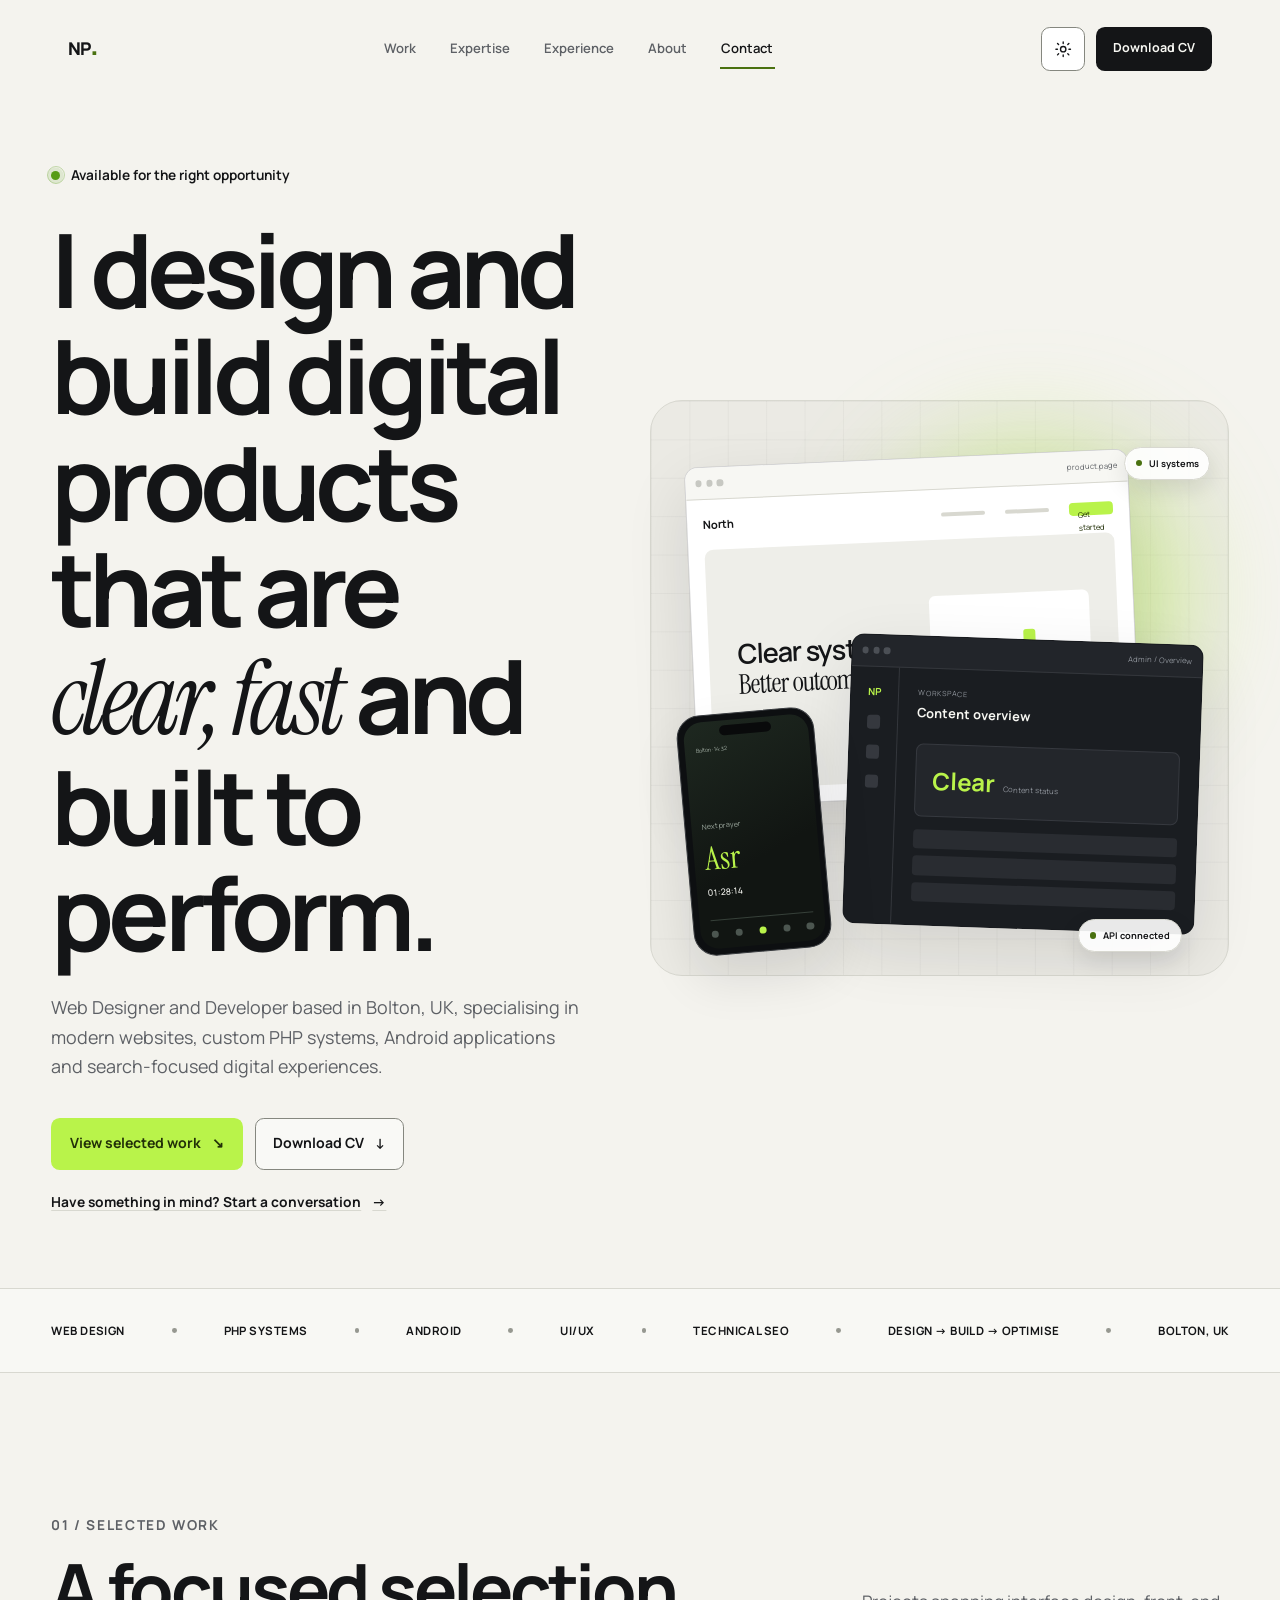
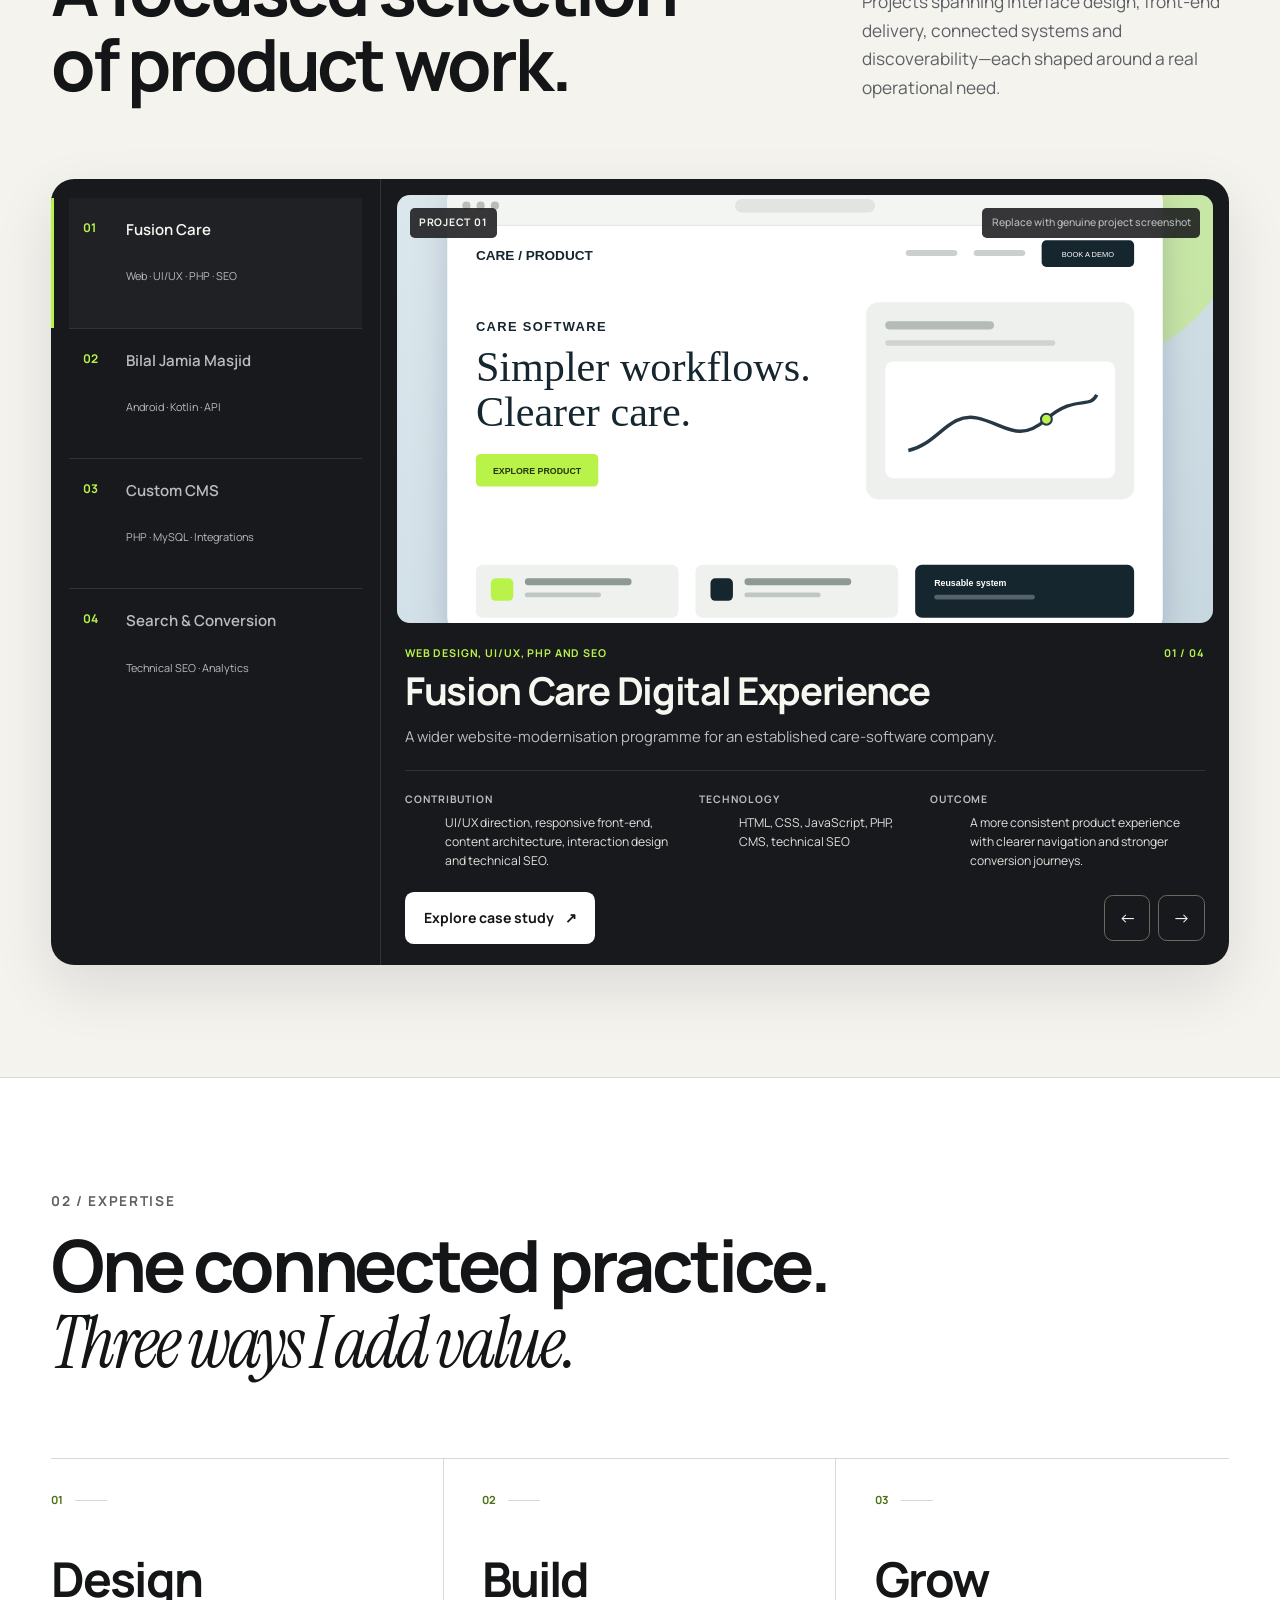
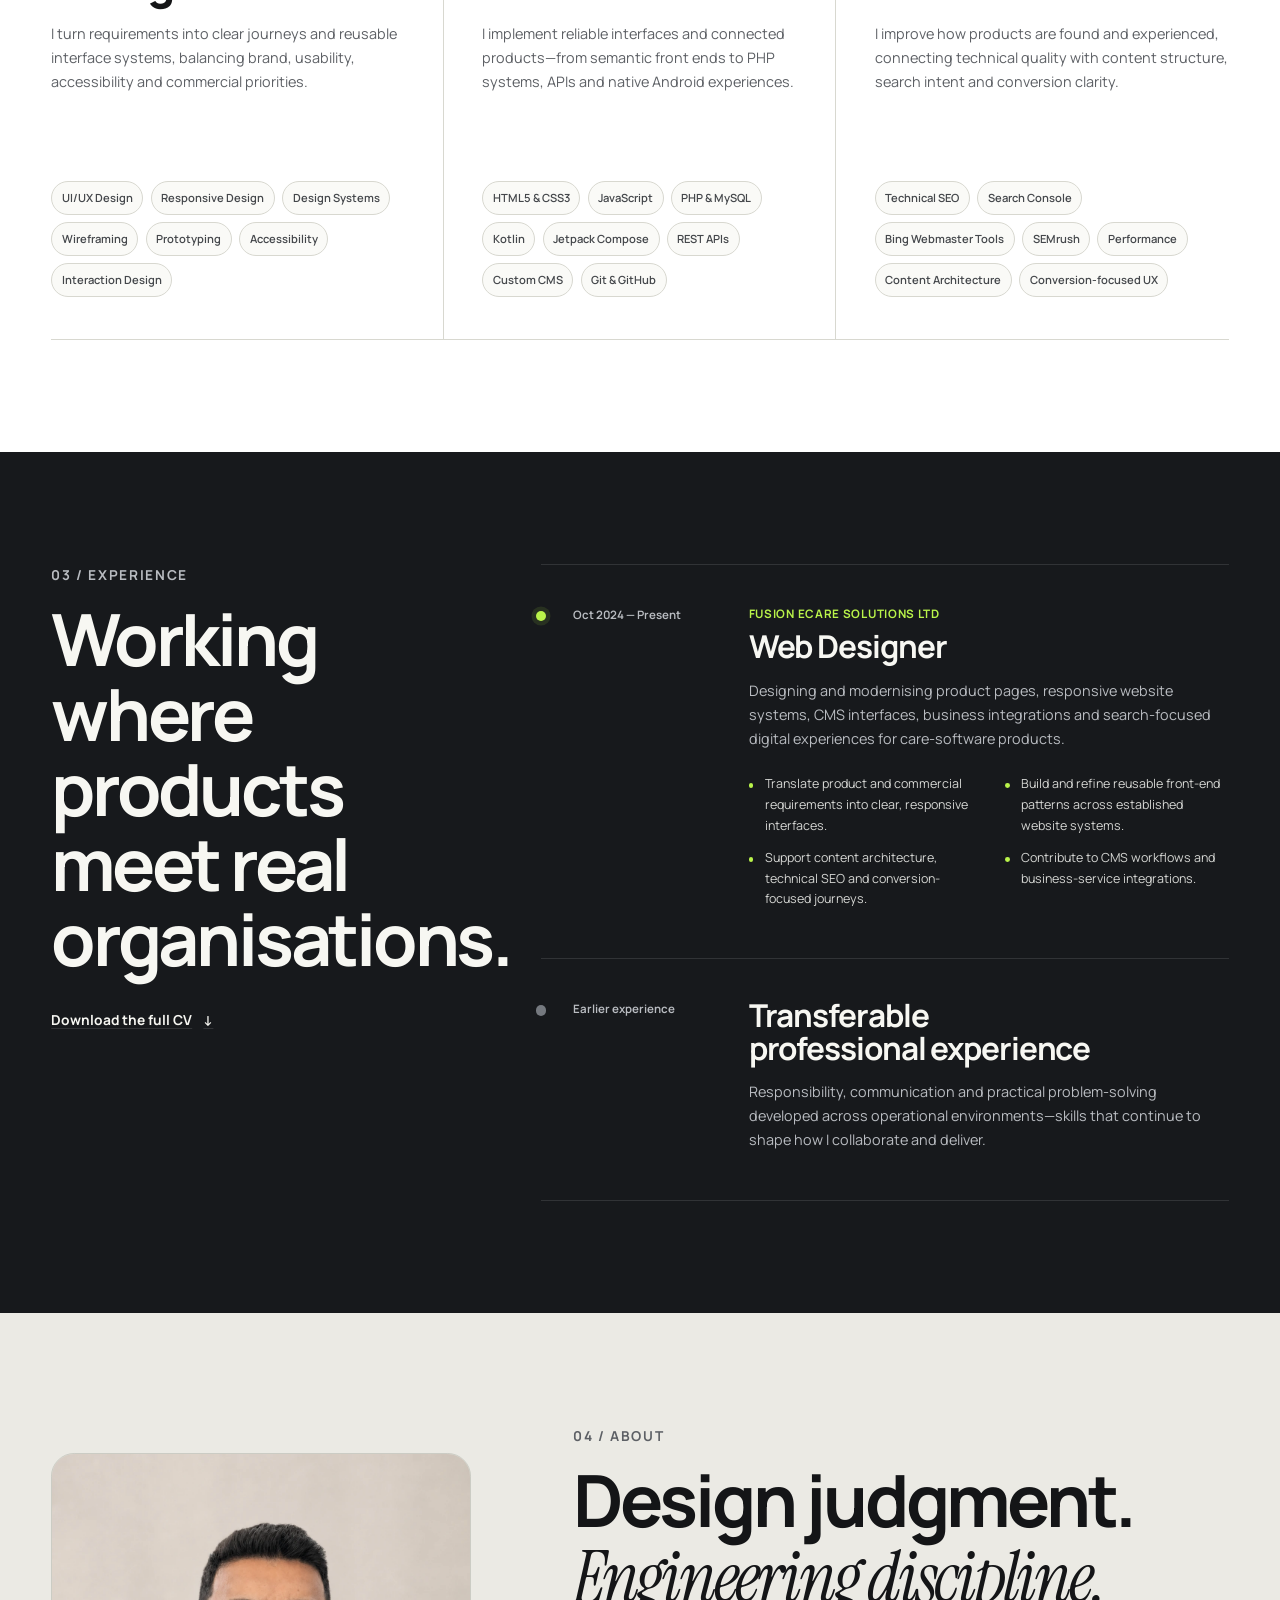
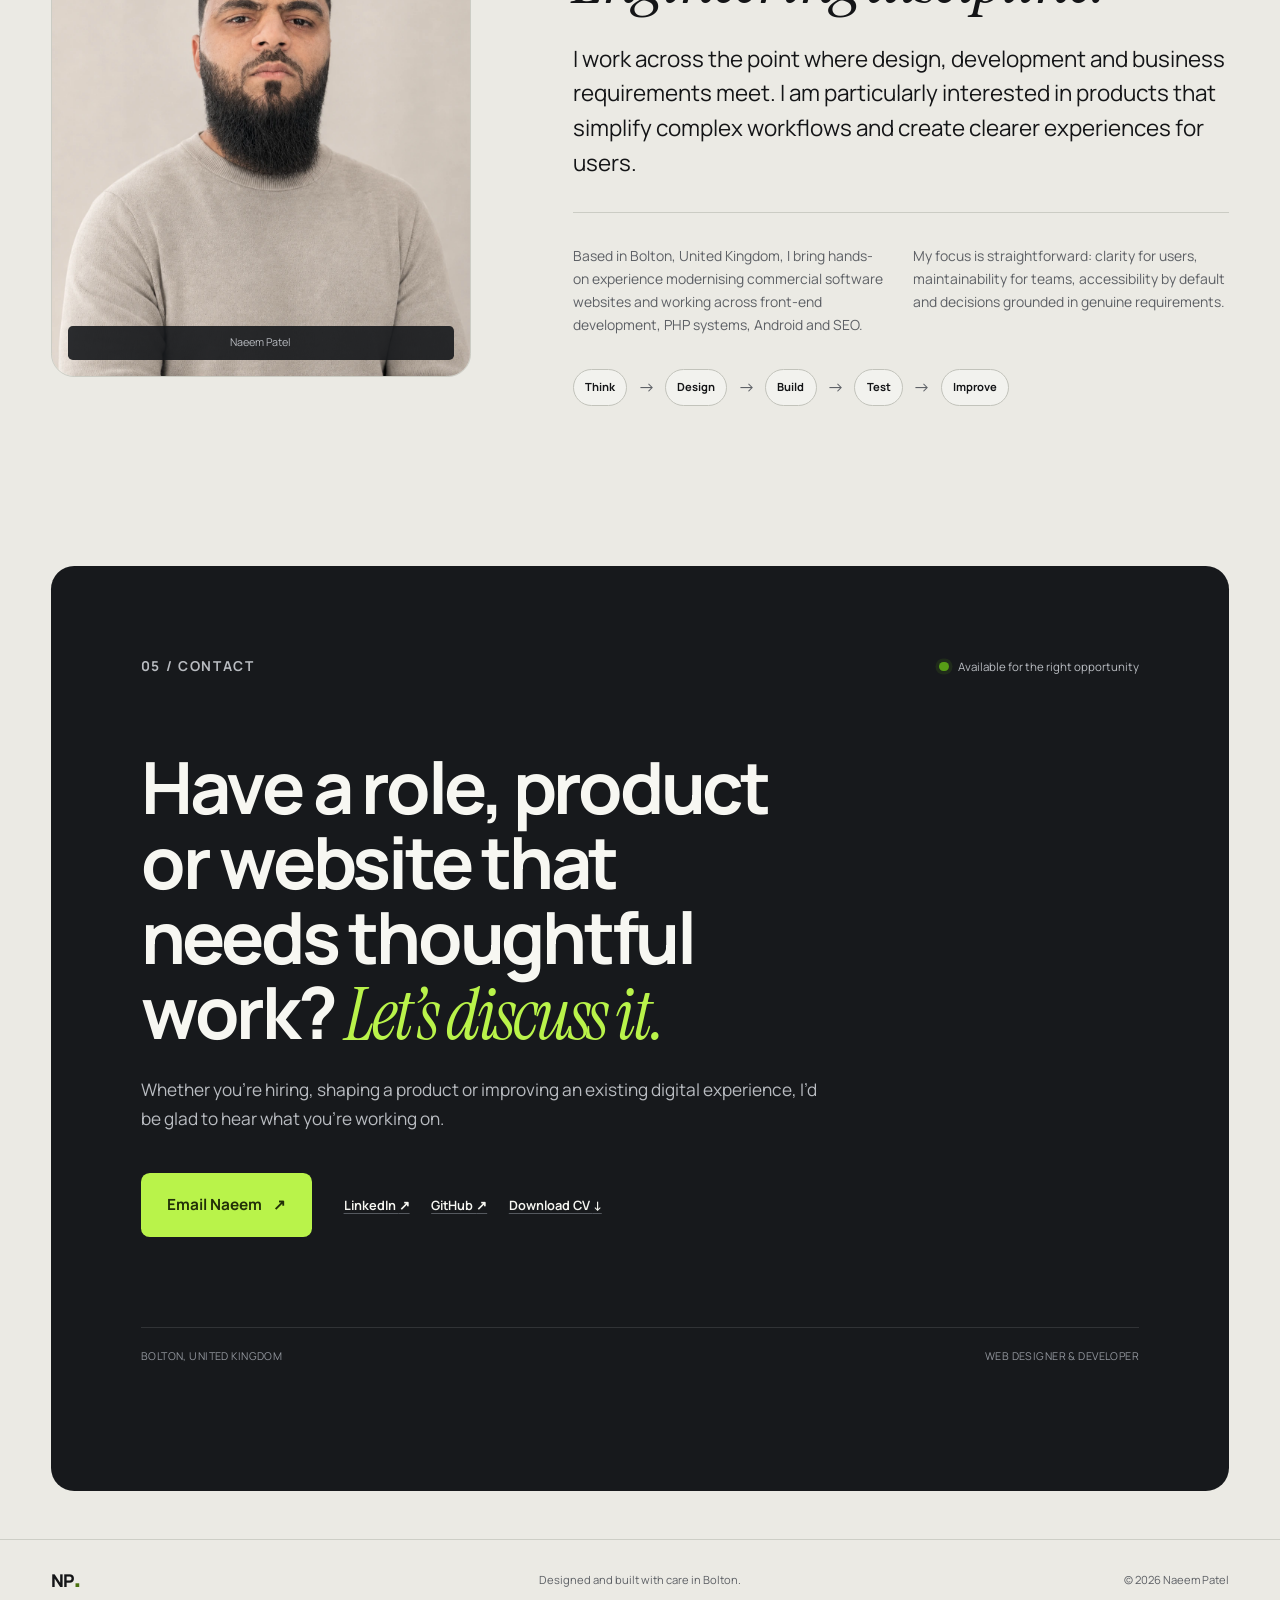
<file: index.html>
<!doctype html>
<html lang="en-GB">

<head>
  <meta charset="utf-8">
  <meta name="viewport" content="width=device-width, initial-scale=1">
  <title>Naeem Patel | Web Designer &amp; Developer in Bolton, UK</title>
  <meta name="google-site-verification" content="SEzBxZF8Xzmf1NySIh9qz8njbJXaO8oNmRxzJ-TtqSc" />
  <meta name="description"
    content="Portfolio of Naeem Patel, a Bolton-based Web Designer and Developer specialising in modern websites, PHP and MySQL systems, Android applications, UI/UX and technical SEO.">
  <meta name="author" content="Naeem Patel">
  <meta name="theme-color" media="(prefers-color-scheme: light)" content="#f4f3ee">
  <meta name="theme-color" media="(prefers-color-scheme: dark)" content="#10110f">
  <meta name="robots" content="index, follow">
  <!-- Replace the example.com URLs before launch. See docs/CONTENT-CHECKLIST.md. -->
  <link rel="canonical" href="https://naeem-patel.is-a.dev/">
  <meta property="og:type" content="website">
  <meta property="og:site_name" content="Naeem Patel Portfolio">
  <meta property="og:title" content="Naeem Patel | Web Designer &amp; Developer">
  <meta property="og:description"
    content="Web Designer and Developer based in Bolton, UK, specialising in modern websites, PHP systems, Android applications, UI/UX and technical SEO.">
  <meta property="og:url" content="https://patelnaeem7.github.io/">
  <meta property="og:image" content="https://patelnaeem7.github.io/assets/images/social-preview.jpg">
  <meta property="og:image:secure_url" content="https://patelnaeem7.github.io/assets/images/social-preview.jpg">
  <meta property="og:image:type" content="image/jpeg">
  <meta property="og:image:width" content="1200">
  <meta property="og:image:height" content="630">
  <meta property="og:image:alt" content="Naeem Patel, Web Designer and Developer portfolio">
  <meta property="og:locale" content="en_GB">
  <meta name="twitter:card" content="summary_large_image">
  <meta name="twitter:title" content="Naeem Patel | Web Designer &amp; Developer">
  <meta name="twitter:description"
    content="Web Designer and Developer specialising in modern websites, PHP systems, Android applications, UI/UX and technical SEO.">
  <meta name="twitter:image" content="https://patelnaeem7.github.io/assets/images/social-preview.jpg">
  <meta name="twitter:image:alt" content="Naeem Patel, Web Designer and Developer portfolio">
  <script>
    // Keep this tiny script in the head so the correct theme is applied before first paint.
    (() => {
      try {
        const root = document.documentElement;
        const stored = window.localStorage.getItem('naeem-portfolio-theme');
        const theme = stored === 'light' || stored === 'dark'
          ? stored
          : (window.matchMedia?.('(prefers-color-scheme: dark)').matches ? 'dark' : 'light');
        root.dataset.theme = theme;
        document.querySelectorAll('meta[name="theme-color"]').forEach((meta) => {
          meta.content = theme === 'dark' ? '#10110f' : '#f4f3ee';
        });
        root.classList.add('js');
      } catch {
        document.documentElement.classList.add('js');
      }
    })();
  </script>
  <link rel="icon" href="favicon.svg" type="image/svg+xml">
  <link rel="apple-touch-icon" sizes="180x180" href="/apple-touch-icon.png">
  <link rel="manifest" href="site.webmanifest">
  <link rel="preconnect" href="https://fonts.googleapis.com">
  <link rel="preconnect" href="https://fonts.gstatic.com" crossorigin>
  <link
    href="https://fonts.googleapis.com/css2?family=Instrument+Serif:ital@0;1&amp;family=Manrope:wght@400;500;600;700&amp;display=swap"
    rel="stylesheet">
  <link rel="stylesheet" href="assets/css/tokens.css">
  <link rel="stylesheet" href="assets/css/base.css">
  <link rel="stylesheet" href="assets/css/components.css">
  <link rel="stylesheet" href="assets/css/sections.css">
  <link rel="stylesheet" href="assets/css/responsive.css">
  <script type="application/ld+json">
  {
    "@context": "https://schema.org",
    "@type": "ProfilePage",
    "url": "https://naeem-patel.is-a.dev/",
    "name": "Naeem Patel | Web Designer & Developer",
    "description": "Portfolio of Naeem Patel, a Web Designer and Developer based in Bolton, United Kingdom.",
    "mainEntity": {
      "@type": "Person",
      "name": "Naeem Patel",
      "jobTitle": "Web Designer & Developer",
      "address": {
        "@type": "PostalAddress",
        "addressLocality": "Bolton",
        "addressCountry": "GB"
      },
      "url": "https://naeem-patel.is-a.dev/",
      "sameAs": [
        "https://www.linkedin.com/in/patelnaeem",
        "https://github.com/patelnaeem7"
      ]
    }
  }
  </script>
</head>

<body id="top">
  <a class="skip-link" href="#main-content">Skip to main content</a>
  <div class="scroll-progress" aria-hidden="true"><span data-scroll-progress></span></div>

  <header class="site-header" data-site-header>
    <div class="header-inner shell">
      <a class="brand" href="#top" aria-label="Naeem Patel — back to top">NP<span aria-hidden="true">.</span></a>
      <nav class="desktop-nav" aria-label="Primary navigation">
        <a href="#work">Work</a>
        <a href="#expertise">Expertise</a>
        <a href="#experience">Experience</a>
        <a href="#about">About</a>
        <a href="#contact">Contact</a>
      </nav>
      <div class="header-actions">
        <button class="theme-toggle theme-toggle--compact" type="button" aria-label="Switch to dark mode"
          data-theme-toggle>
          <span class="theme-toggle__label" data-theme-label>Light mode</span>
          <span class="theme-toggle__icons" aria-hidden="true">
            <svg class="theme-toggle__icon theme-toggle__sun" viewBox="0 0 24 24" fill="none" stroke="currentColor"
              stroke-width="1.8" stroke-linecap="round" focusable="false" aria-hidden="true">
              <circle cx="12" cy="12" r="3.5"></circle>
              <path d="M12 2.5v2M12 19.5v2M4.6 4.6 6 6M18 18l1.4 1.4M2.5 12h2M19.5 12h2M4.6 19.4 6 18M18 6l1.4-1.4">
              </path>
            </svg>
            <svg class="theme-toggle__icon theme-toggle__moon" viewBox="0 0 24 24" fill="none" stroke="currentColor"
              stroke-width="1.8" stroke-linecap="round" stroke-linejoin="round" focusable="false" aria-hidden="true">
              <path d="M20 15.3A8.5 8.5 0 0 1 8.7 4a8.5 8.5 0 1 0 11.3 11.3Z"></path>
            </svg>
          </span>
        </button>
        <a class="button button--small button--dark header-cv" href="assets/documents/naeem-patel-cv.pdf" download
          data-placeholder-link="cv">Download CV</a>
      </div>
      <button class="menu-button" type="button" aria-expanded="false" aria-controls="mobile-menu" aria-label="Open menu"
        data-menu-button>
        <span></span><span></span>
      </button>
    </div>
    <nav class="mobile-menu" id="mobile-menu" aria-label="Mobile navigation" hidden data-mobile-menu>
      <div class="mobile-menu__links shell">
        <a href="#work">Work <span aria-hidden="true">01</span></a>
        <a href="#expertise">Expertise <span aria-hidden="true">02</span></a>
        <a href="#experience">Experience <span aria-hidden="true">03</span></a>
        <a href="#about">About <span aria-hidden="true">04</span></a>
        <a href="#contact">Contact <span aria-hidden="true">05</span></a>
        <button class="theme-toggle theme-toggle--menu" type="button" aria-label="Switch to dark mode"
          data-theme-toggle>
          <span class="theme-toggle__label" data-theme-label>Light mode</span>
          <span class="theme-toggle__icons" aria-hidden="true">
            <svg class="theme-toggle__icon theme-toggle__sun" viewBox="0 0 24 24" fill="none" stroke="currentColor"
              stroke-width="1.8" stroke-linecap="round" focusable="false" aria-hidden="true">
              <circle cx="12" cy="12" r="3.5"></circle>
              <path d="M12 2.5v2M12 19.5v2M4.6 4.6 6 6M18 18l1.4 1.4M2.5 12h2M19.5 12h2M4.6 19.4 6 18M18 6l1.4-1.4">
              </path>
            </svg>
            <svg class="theme-toggle__icon theme-toggle__moon" viewBox="0 0 24 24" fill="none" stroke="currentColor"
              stroke-width="1.8" stroke-linecap="round" stroke-linejoin="round" focusable="false" aria-hidden="true">
              <path d="M20 15.3A8.5 8.5 0 0 1 8.7 4a8.5 8.5 0 1 0 11.3 11.3Z"></path>
            </svg>
          </span>
        </button>
        <a class="button button--accent" href="assets/documents/naeem-patel-cv.pdf" download
          data-placeholder-link="cv">Download CV</a>
      </div>
    </nav>
  </header>

  <main id="main-content">
    <section class="hero section-shell" aria-labelledby="hero-title">
      <div class="hero__copy">
        <p class="availability"><span aria-hidden="true"></span> Available for the right opportunity</p>
        <h1 id="hero-title">I design and build digital products that are <em>clear, fast</em> and built to perform.</h1>
        <p class="hero__intro">Web Designer and Developer based in Bolton, UK, specialising in modern websites, custom
          PHP systems, Android applications and search-focused digital experiences.</p>
        <div class="hero__actions">
          <a class="button button--accent" href="#work">View selected work <span aria-hidden="true">↘</span></a>
          <a class="button button--ghost" href="assets/documents/naeem-patel-cv.pdf" download
            data-placeholder-link="cv">Download CV <span aria-hidden="true">↓</span></a>
        </div>
        <a class="text-link" href="#contact">Have something in mind? Start a conversation <span
            aria-hidden="true">→</span></a>
      </div>

      <div class="hero-composition"
        aria-label="A conceptual composition of website, Android and administration interfaces" role="img"
        data-hero-composition>
        <div class="interface-window interface-window--web">
          <div class="window-bar"><i></i><i></i><i></i><span>product.page</span></div>
          <div class="web-mock">
            <div class="web-mock__nav"><b>North</b><span></span><span></span><span class="mock-button">Get
                started</span></div>
            <div class="web-mock__body">
              <p>Clear systems.<br><strong>Better outcomes.</strong></p>
              <div class="web-mock__chart"><span></span><span></span><span></span><span></span><span></span></div>
            </div>
          </div>
        </div>
        <div class="interface-window interface-window--admin">
          <div class="window-bar window-bar--dark"><i></i><i></i><i></i><span>Admin / Overview</span></div>
          <div class="admin-mock">
            <aside><b>NP</b><span></span><span></span><span></span></aside>
            <div><small>WORKSPACE</small><strong>Content overview</strong>
              <div class="admin-mock__metric"><b>Clear</b><span>Content status</span></div>
              <div class="admin-mock__rows"><i></i><i></i><i></i></div>
            </div>
          </div>
        </div>
        <div class="phone-mock">
          <div class="phone-mock__screen">
            <small>Bolton · 14:32</small>
            <span>Next prayer</span>
            <strong>Asr</strong>
            <b>01:28:14</b>
            <div class="prayer-row"><i></i><i></i><i class="is-active"></i><i></i><i></i></div>
          </div>
        </div>
        <div class="composition-tag composition-tag--one"><span></span> UI systems</div>
        <div class="composition-tag composition-tag--two"><span></span> API connected</div>
      </div>
    </section>

    <section class="capability-strip" aria-label="Core capabilities">
      <div class="shell capability-strip__inner">
        <span>Web Design</span><i aria-hidden="true"></i>
        <span>PHP Systems</span><i aria-hidden="true"></i>
        <span>Android</span><i aria-hidden="true"></i>
        <span>UI/UX</span><i aria-hidden="true"></i>
        <span>Technical SEO</span><i aria-hidden="true"></i>
        <span>Design → Build → Optimise</span><i aria-hidden="true"></i>
        <span>Bolton, UK</span>
      </div>
    </section>

    <section class="work section" id="work" aria-labelledby="work-title">
      <div class="shell">
        <header class="section-heading section-heading--split reveal">
          <div>
            <p class="eyebrow">01 / Selected work</p>
            <h2 id="work-title">A focused selection of product work.</h2>
          </div>
          <p>Projects spanning interface design, front-end delivery, connected systems and discoverability—each shaped
            around a real operational need.</p>
        </header>

        <div class="project-showcase reveal" data-project-showcase>
          <div class="project-tabs" role="tablist" aria-label="Select a featured project" data-project-tabs>
            <button type="button" role="tab" id="project-tab-0" aria-controls="project-panel" aria-selected="true"
              data-project-index="0"><span>01</span><strong>Fusion Care</strong><small>Web · UI/UX · PHP ·
                SEO</small></button>
            <button type="button" role="tab" id="project-tab-1" aria-controls="project-panel" aria-selected="false"
              tabindex="-1" data-project-index="1"><span>02</span><strong>Bilal Jamia Masjid</strong><small>Android ·
                Kotlin · API</small></button>
            <button type="button" role="tab" id="project-tab-2" aria-controls="project-panel" aria-selected="false"
              tabindex="-1" data-project-index="2"><span>03</span><strong>Custom CMS</strong><small>PHP · MySQL ·
                Integrations</small></button>
            <button type="button" role="tab" id="project-tab-3" aria-controls="project-panel" aria-selected="false"
              tabindex="-1" data-project-index="3"><span>04</span><strong>Search &amp;
                Conversion</strong><small>Technical SEO · Analytics</small></button>
          </div>

          <article class="project-panel" id="project-panel" role="tabpanel" aria-labelledby="project-tab-0" tabindex="0"
            data-project-panel>
            <div class="project-visual">
              <img src="assets/images/projects/fusion-care-placeholder.svg" width="1200" height="800" loading="lazy"
                alt="Conceptual placeholder showing a care-software product website interface" data-project-image>
              <span class="project-visual__label" data-project-number>Project 01</span>
              <span class="project-visual__note">Replace with genuine project screenshot</span>
            </div>
            <div class="project-panel__content">
              <div class="project-panel__topline">
                <p data-project-category>Web Design, UI/UX, PHP and SEO</p><span data-project-count>01 / 04</span>
              </div>
              <h3 data-project-title>Fusion Care Digital Experience</h3>
              <p class="project-summary" data-project-summary>A wider website-modernisation programme for an established
                care-software company.</p>
              <dl class="project-meta">
                <div>
                  <dt>Contribution</dt>
                  <dd data-project-role>UI/UX direction, responsive front-end, content architecture, interaction design
                    and technical SEO.</dd>
                </div>
                <div>
                  <dt>Technology</dt>
                  <dd data-project-tech>HTML, CSS, JavaScript, PHP, CMS, technical SEO</dd>
                </div>
                <div>
                  <dt>Outcome</dt>
                  <dd data-project-outcome>A more consistent product experience with clearer navigation and stronger
                    conversion journeys.</dd>
                </div>
              </dl>
              <div class="project-panel__actions">
                <button class="button button--light" type="button" data-open-case-study>Explore case study <span
                    aria-hidden="true">↗</span></button>
                <div class="project-controls" aria-label="Project controls">
                  <button type="button" data-project-previous aria-label="Previous project">←</button>
                  <button type="button" data-project-next aria-label="Next project">→</button>
                </div>
              </div>
            </div>
          </article>
        </div>

        <noscript>
          <div class="no-script-projects">
            <h3>Other featured projects</h3>
            <p><strong>Bilal Jamia Masjid Digital Platform</strong> — native Kotlin and Jetpack Compose application
              connected to a PHP/MySQL administration system.</p>
            <p><strong>Custom CMS and Business Integrations</strong> — operational PHP/MySQL systems, administration
              interfaces and API integrations.</p>
            <p><strong>Search and Conversion Optimisation</strong> — technical SEO, content architecture, responsive
              performance and conversion-focused UX.</p>
          </div>
        </noscript>
      </div>
    </section>

    <section class="expertise section" id="expertise" aria-labelledby="expertise-title">
      <div class="shell">
        <header class="section-heading reveal">
          <p class="eyebrow">02 / Expertise</p>
          <h2 id="expertise-title">One connected practice.<br><em>Three ways I add value.</em></h2>
        </header>
        <div class="expertise-grid">
          <article class="expertise-column reveal">
            <div class="expertise-column__index"><span>01</span><i></i></div>
            <h3>Design</h3>
            <p>I turn requirements into clear journeys and reusable interface systems, balancing brand, usability,
              accessibility and commercial priorities.</p>
            <ul>
              <li>UI/UX Design</li>
              <li>Responsive Design</li>
              <li>Design Systems</li>
              <li>Wireframing</li>
              <li>Prototyping</li>
              <li>Accessibility</li>
              <li>Interaction Design</li>
            </ul>
          </article>
          <article class="expertise-column reveal">
            <div class="expertise-column__index"><span>02</span><i></i></div>
            <h3>Build</h3>
            <p>I implement reliable interfaces and connected products—from semantic front ends to PHP systems, APIs and
              native Android experiences.</p>
            <ul>
              <li>HTML5 &amp; CSS3</li>
              <li>JavaScript</li>
              <li>PHP &amp; MySQL</li>
              <li>Kotlin</li>
              <li>Jetpack Compose</li>
              <li>REST APIs</li>
              <li>Custom CMS</li>
              <li>Git &amp; GitHub</li>
            </ul>
          </article>
          <article class="expertise-column reveal">
            <div class="expertise-column__index"><span>03</span><i></i></div>
            <h3>Grow</h3>
            <p>I improve how products are found and experienced, connecting technical quality with content structure,
              search intent and conversion clarity.</p>
            <ul>
              <li>Technical SEO</li>
              <li>Search Console</li>
              <li>Bing Webmaster Tools</li>
              <li>SEMrush</li>
              <li>Performance</li>
              <li>Content Architecture</li>
              <li>Conversion-focused UX</li>
            </ul>
          </article>
        </div>
      </div>
    </section>

    <section class="experience section" id="experience" aria-labelledby="experience-title">
      <div class="shell experience-layout">
        <header class="section-heading reveal">
          <p class="eyebrow">03 / Experience</p>
          <h2 id="experience-title">Working where products meet real organisations.</h2>
          <a class="text-link" href="assets/documents/naeem-patel-cv.pdf" download data-placeholder-link="cv">Download
            the full CV <span aria-hidden="true">↓</span></a>
        </header>
        <div class="timeline reveal">
          <article class="timeline-item timeline-item--current">
            <div class="timeline-item__marker" aria-hidden="true"></div>
            <div class="timeline-item__date">Oct 2024 — Present</div>
            <div class="timeline-item__body">
              <p class="timeline-item__company">Fusion eCare Solutions Ltd</p>
              <h3>Web Designer</h3>
              <p>Designing and modernising product pages, responsive website systems, CMS interfaces, business
                integrations and search-focused digital experiences for care-software products.</p>
              <ul>
                <li>Translate product and commercial requirements into clear, responsive interfaces.</li>
                <li>Build and refine reusable front-end patterns across established website systems.</li>
                <li>Support content architecture, technical SEO and conversion-focused journeys.</li>
                <li>Contribute to CMS workflows and business-service integrations.</li>
              </ul>
            </div>
          </article>
          <article class="timeline-item timeline-item--compact">
            <div class="timeline-item__marker" aria-hidden="true"></div>
            <div class="timeline-item__date">Earlier experience</div>
            <div class="timeline-item__body">
              <h3>Transferable professional experience</h3>
              <p>Responsibility, communication and practical problem-solving developed across operational
                environments—skills that continue to shape how I collaborate and deliver.</p>
            </div>
          </article>
        </div>
      </div>
    </section>

    <section class="about section" id="about" aria-labelledby="about-title">
      <div class="shell about-layout">
        <div class="portrait-frame reveal">
          <img src="assets/images/placeholders/portrait-placeholder.webp" width="800" height="1000" loading="lazy"
            alt="Portrait of Naeem Patel">
          <span>Naeem Patel</span>
        </div>
        <div class="about-copy reveal">
          <p class="eyebrow">04 / About</p>
          <h2 id="about-title">Design judgment.<br><em>Engineering discipline.</em></h2>
          <p class="about-copy__lead">I work across the point where design, development and business requirements meet.
            I am particularly interested in products that simplify complex workflows and create clearer experiences for
            users.</p>
          <div class="about-details">
            <p>Based in Bolton, United Kingdom, I bring hands-on experience modernising commercial software websites and
              working across front-end development, PHP systems, Android and SEO.</p>
            <p>My focus is straightforward: clarity for users, maintainability for teams, accessibility by default and
              decisions grounded in genuine requirements.</p>
          </div>
          <div class="process" aria-label="Working process">
            <span>Think</span><i aria-hidden="true">→</i><span>Design</span><i
              aria-hidden="true">→</i><span>Build</span><i aria-hidden="true">→</i><span>Test</span><i
              aria-hidden="true">→</i><span>Improve</span>
          </div>
        </div>
      </div>
    </section>

    <section class="contact section" id="contact" aria-labelledby="contact-title">
      <div class="shell contact-panel reveal">
        <div class="contact-panel__topline">
          <p class="eyebrow">05 / Contact</p>
          <p><span class="status-dot" aria-hidden="true"></span> Available for the right opportunity</p>
        </div>
        <h2 id="contact-title">Have a role, product or website that needs thoughtful work? <em>Let’s discuss it.</em>
        </h2>
        <p class="contact-panel__intro">Whether you’re hiring, shaping a product or improving an existing digital
          experience, I’d be glad to hear what you’re working on.</p>
        <div class="contact-actions">
          <a class="button button--accent button--large" href="mailto:naeem.patel.dev@gmail.com"
            data-placeholder-link="email">Email Naeem <span aria-hidden="true">↗</span></a>
          <div class="contact-links" aria-label="Professional links">
            <a href="https://www.linkedin.com/in/patelnaeem" data-placeholder-link="linkedin">LinkedIn <span
                aria-hidden="true">↗</span></a>
            <a href="https://github.com/patelnaeem7" data-placeholder-link="github">GitHub <span
                aria-hidden="true">↗</span></a>
            <a href="assets/documents/naeem-patel-cv.pdf" download data-placeholder-link="cv">Download CV <span
                aria-hidden="true">↓</span></a>
          </div>
        </div>
        <div class="contact-panel__footer"><span>Bolton, United Kingdom</span><span>Web Designer &amp;
            Developer</span><span id="placeholder-note" hidden>Some contact links are launch placeholders</span></div>
        <p class="link-status" role="status" aria-live="polite" data-link-status></p>
      </div>
    </section>
  </main>

  <footer class="site-footer">
    <div class="shell site-footer__inner">
      <a class="brand brand--footer" href="#top" aria-label="Naeem Patel — back to top">NP<span
          aria-hidden="true">.</span></a>
      <p>Designed and built with care in Bolton.</p>
      <p>© <span data-current-year>2026</span> Naeem Patel</p>
    </div>
  </footer>

  <dialog class="case-dialog" data-case-dialog aria-labelledby="case-dialog-title">
    <div class="case-dialog__chrome">
      <div class="case-dialog__bar">
        <p><span data-dialog-number>01</span> / Case study</p>
        <button class="dialog-close" type="button" aria-label="Close case study" data-close-dialog><span
            aria-hidden="true">×</span></button>
      </div>
      <div class="case-dialog__content">
        <header class="case-dialog__header">
          <p class="eyebrow" data-dialog-category></p>
          <h2 id="case-dialog-title" data-dialog-title></h2>
          <p data-dialog-overview></p>
        </header>
        <div class="case-dialog__visual"><img src="assets/images/projects/fusion-care-placeholder.svg" width="1200"
            height="800" alt="" data-dialog-image></div>
        <div class="case-dialog__sections">
          <section>
            <p class="case-label">01 / Problem</p>
            <h3>The context</h3>
            <p data-dialog-problem></p>
          </section>
          <section>
            <p class="case-label">02 / My role</p>
            <h3>What I owned</h3>
            <p data-dialog-role></p>
          </section>
          <section>
            <p class="case-label">03 / Decisions</p>
            <h3>Design direction</h3>
            <ul data-dialog-decisions></ul>
          </section>
          <section>
            <p class="case-label">04 / Implementation</p>
            <h3>How it was built</h3>
            <p data-dialog-implementation></p>
          </section>
          <section>
            <p class="case-label">05 / Outcome</p>
            <h3>The result</h3>
            <p data-dialog-outcome></p>
          </section>
        </div>
        <div class="case-gallery" aria-label="Project interface placeholders" data-dialog-gallery></div>
        <div class="case-dialog__footer">
          <div>
            <p class="case-label">Technologies</p>
            <ul class="tag-list" data-dialog-tech></ul>
          </div>
          <div class="case-dialog__links" data-dialog-links></div>
        </div>
      </div>
    </div>
  </dialog>

  <script src="assets/js/theme.js" defer></script>
  <script src="assets/js/main.js" defer></script>
  <script src="assets/js/navigation.js" defer></script>
  <script src="assets/js/projects.js" defer></script>
  <script src="assets/js/dialogs.js" defer></script>
</body>

</html>
</file>
<file: assets/css/tokens.css>
:root {
  color-scheme: light;
  --colour-canvas: #f4f3ee;
  --colour-surface: #ffffff;
  --colour-surface-raised: #ffffff;
  --colour-surface-soft: #ebeae4;
  --colour-ink: #141517;
  --colour-muted: #5d6065;
  --colour-border: #d8d8d0;
  --colour-border-strong: #85877f;
  --colour-accent: #b9f34a;
  --colour-accent-hover: #a8e239;
  --colour-accent-ink: #223008;
  --colour-accent-ring: rgba(185, 243, 74, 0.11);
  --colour-focus: #4a7110;
  --colour-overlay: rgba(11, 12, 14, 0.72);
  --colour-shadow: rgba(20, 21, 23, 0.11);
  --colour-shadow-strong: rgba(0, 0, 0, 0.42);
  --colour-nav-border: rgba(20, 21, 23, 0.09);
  --colour-nav-background: rgba(255, 255, 255, 0.88);
  --colour-menu-background: rgba(255, 255, 255, 0.97);
  --colour-solid-button-background: #141517;
  --colour-solid-button-text: #f7f7f2;
  --colour-solid-button-hover: #303236;
  --colour-ghost-background: rgba(255, 255, 255, 0.5);
  --colour-grid-line: rgba(20, 21, 23, 0.035);
  --colour-composition: #ebeae4;
  --colour-composition-glow: rgba(185, 243, 74, 0.48);
  --colour-window-border: rgba(20, 21, 23, 0.18);
  --colour-window-bar: #f7f7f3;
  --colour-window-dot: #c7c8c2;
  --colour-mock-body: #eeeee9;
  --colour-floating-surface: rgba(255, 255, 255, 0.9);
  --colour-strip-surface: rgba(255, 255, 255, 0.35);
  --colour-divider-dot: #969890;
  --colour-chip-text: #44474b;
  --colour-chip-surface: #fafaf7;
  --colour-section-tint: #ebeae4;
  --colour-tint-border: #cbccc4;
  --colour-portrait-surface: #dfe0d9;
  --colour-process-border: #c2c3bb;
  --colour-process-surface: rgba(255, 255, 255, 0.35);
  --colour-error-card: rgba(255, 255, 255, 0.92);
  --colour-portrait-label: rgba(23, 25, 28, 0.9);
  --colour-footer-border: #cdcec6;
  --colour-footer-muted: #92969d;
  --colour-link-underline-dark: #55595f;
  --colour-status: #579c16;
  --colour-status-soft: rgba(87, 156, 22, 0.14);
  --colour-status-ring: rgba(87, 156, 22, 0.32);
  --colour-invalid: #a52a2a;
  --colour-invalid-soft: rgba(165, 42, 42, 0.08);

  /* Intentionally dark editorial surfaces shared by both themes. */
  --colour-dark: #17191c;
  --colour-dark-soft: #202328;
  --colour-dark-text: #f7f7f2;
  --colour-dark-body-text: #e2e3df;
  --colour-dark-muted: #b9bcc1;
  --colour-line-dark: #313336;
  --colour-control-border-dark: #666b5e;
  --colour-dark-hover: rgba(255, 255, 255, 0.035);
  --colour-media-badge: rgba(20, 21, 23, 0.85);
  --colour-media-caption: rgba(20, 21, 23, 0.88);
  --colour-dialog-border: #383b40;
  --colour-dialog-bar: rgba(23, 25, 28, 0.94);
  --colour-timeline-text: #d5d6d3;
  --colour-timeline-marker-muted: #75797f;

  /* Interface illustration colours stay purposeful rather than inverted. */
  --colour-admin-surface: #1a1d21;
  --colour-admin-bar: #22252a;
  --colour-admin-border: #34373c;
  --colour-admin-dot: #4b4f55;
  --colour-admin-muted: #8f949b;
  --colour-admin-control: #35383e;
  --colour-admin-panel: #23262b;
  --colour-admin-panel-border: #36393f;
  --colour-admin-row: #292c31;
  --colour-phone-frame: #0d0f11;
  --colour-phone-border: #383b3f;
  --colour-phone-notch: #090a0b;
  --colour-phone-surface-start: #1e2820;
  --colour-phone-surface-end: #111512;
  --colour-phone-muted: #9ca89e;
  --colour-phone-divider: #364039;
  --colour-phone-dot: #4c5650;

  --font-sans: "Manrope", "Segoe UI", Helvetica, Arial, sans-serif;
  --font-serif: "Instrument Serif", Georgia, "Times New Roman", serif;
  --step--1: clamp(0.78rem, 0.75rem + 0.13vw, 0.86rem);
  --step-0: clamp(0.96rem, 0.92rem + 0.2vw, 1.08rem);
  --step-1: clamp(1.15rem, 1.04rem + 0.45vw, 1.42rem);
  --step-2: clamp(1.45rem, 1.21rem + 0.95vw, 2rem);
  --step-3: clamp(2rem, 1.54rem + 1.85vw, 3rem);
  --step-4: clamp(2.7rem, 1.9rem + 3.25vw, 4.55rem);
  --step-5: clamp(3.5rem, 2.25rem + 5.2vw, 6.5rem);
  --space-1: 0.5rem;
  --space-2: 0.75rem;
  --space-3: 1rem;
  --space-4: 1.5rem;
  --space-5: 2rem;
  --space-6: 3rem;
  --space-7: 4.5rem;
  --space-8: 7rem;
  --shell: 82rem;
  --gutter: clamp(1.1rem, 4vw, 3.25rem);
  --radius-sm: 0.55rem;
  --radius-md: 1rem;
  --radius-lg: 1.45rem;
  --shadow-nav: 0 12px 38px var(--colour-shadow);
  --shadow-panel: 0 22px 60px var(--colour-shadow);
  --transition-fast: 160ms ease;
  --transition-medium: 320ms cubic-bezier(0.22, 1, 0.36, 1);
  --transition-theme: 220ms ease;
}

[data-theme="light"] {
  color-scheme: light;
}

[data-theme="dark"] {
  color-scheme: dark;
  --colour-canvas: #10110f;
  --colour-surface: #171815;
  --colour-surface-raised: #1d1f1b;
  --colour-surface-soft: #141512;
  --colour-ink: #f4f3ee;
  --colour-muted: #a7aaa3;
  --colour-border: #30332c;
  --colour-border-strong: #686e5f;
  --colour-accent: #b9f34a;
  --colour-accent-hover: #c5f765;
  --colour-accent-ink: #151a0e;
  --colour-focus: #b9f34a;
  --colour-overlay: rgba(5, 6, 5, 0.78);
  --colour-shadow: rgba(0, 0, 0, 0.32);
  --colour-shadow-strong: rgba(0, 0, 0, 0.58);
  --colour-nav-border: rgba(244, 243, 238, 0.1);
  --colour-nav-background: rgba(23, 24, 21, 0.88);
  --colour-menu-background: rgba(23, 24, 21, 0.97);
  --colour-solid-button-background: #f4f3ee;
  --colour-solid-button-text: #151a0e;
  --colour-solid-button-hover: #d9d9d2;
  --colour-ghost-background: rgba(29, 31, 27, 0.58);
  --colour-grid-line: rgba(244, 243, 238, 0.045);
  --colour-composition: #151613;
  --colour-composition-glow: rgba(185, 243, 74, 0.17);
  --colour-window-border: rgba(244, 243, 238, 0.14);
  --colour-window-bar: #20211e;
  --colour-window-dot: #5a5d54;
  --colour-mock-body: #1b1d19;
  --colour-floating-surface: rgba(29, 31, 27, 0.93);
  --colour-strip-surface: rgba(23, 24, 21, 0.55);
  --colour-divider-dot: #62665c;
  --colour-chip-text: #d7d9d2;
  --colour-chip-surface: #1d1f1b;
  --colour-section-tint: #141512;
  --colour-tint-border: #30332c;
  --colour-portrait-surface: #1d1f1b;
  --colour-process-border: #464a40;
  --colour-process-surface: rgba(29, 31, 27, 0.72);
  --colour-error-card: rgba(23, 24, 21, 0.95);
  --colour-footer-border: #30332c;
  --colour-footer-muted: #a7aaa3;
  --colour-link-underline-dark: #666b5e;
  --colour-status: #9bd94d;
  --colour-status-soft: rgba(155, 217, 77, 0.16);
  --colour-status-ring: rgba(155, 217, 77, 0.38);
  --colour-invalid: #ff9c91;
  --colour-invalid-soft: rgba(255, 156, 145, 0.1);
  --colour-dark: #171815;
  --colour-dark-soft: #1d1f1b;
  --colour-dark-text: #f4f3ee;
  --colour-dark-body-text: #dedfd9;
  --colour-dark-muted: #aeb1a9;
  --colour-line-dark: #3b3f37;
  --colour-control-border-dark: #666b5e;
  --colour-dialog-border: #464a40;
  --colour-dialog-bar: rgba(23, 24, 21, 0.94);
}

/* With JavaScript disabled, the operating-system preference remains authoritative. */
@media (prefers-color-scheme: dark) {
  :root:not([data-theme="light"]):not([data-theme="dark"]) {
    color-scheme: dark;
    --colour-canvas: #10110f;
    --colour-surface: #171815;
    --colour-surface-raised: #1d1f1b;
    --colour-surface-soft: #141512;
    --colour-ink: #f4f3ee;
    --colour-muted: #a7aaa3;
    --colour-border: #30332c;
    --colour-border-strong: #686e5f;
    --colour-accent-hover: #c5f765;
    --colour-accent-ink: #151a0e;
    --colour-focus: #b9f34a;
    --colour-overlay: rgba(5, 6, 5, 0.78);
    --colour-shadow: rgba(0, 0, 0, 0.32);
    --colour-shadow-strong: rgba(0, 0, 0, 0.58);
    --colour-nav-border: rgba(244, 243, 238, 0.1);
    --colour-nav-background: rgba(23, 24, 21, 0.88);
    --colour-menu-background: rgba(23, 24, 21, 0.97);
    --colour-solid-button-background: #f4f3ee;
    --colour-solid-button-text: #151a0e;
    --colour-solid-button-hover: #d9d9d2;
    --colour-ghost-background: rgba(29, 31, 27, 0.58);
    --colour-grid-line: rgba(244, 243, 238, 0.045);
    --colour-composition: #151613;
    --colour-composition-glow: rgba(185, 243, 74, 0.17);
    --colour-window-border: rgba(244, 243, 238, 0.14);
    --colour-window-bar: #20211e;
    --colour-window-dot: #5a5d54;
    --colour-mock-body: #1b1d19;
    --colour-floating-surface: rgba(29, 31, 27, 0.93);
    --colour-strip-surface: rgba(23, 24, 21, 0.55);
    --colour-divider-dot: #62665c;
    --colour-chip-text: #d7d9d2;
    --colour-chip-surface: #1d1f1b;
    --colour-section-tint: #141512;
    --colour-tint-border: #30332c;
    --colour-portrait-surface: #1d1f1b;
    --colour-process-border: #464a40;
    --colour-process-surface: rgba(29, 31, 27, 0.72);
    --colour-error-card: rgba(23, 24, 21, 0.95);
    --colour-footer-border: #30332c;
    --colour-footer-muted: #a7aaa3;
    --colour-link-underline-dark: #666b5e;
    --colour-status: #9bd94d;
    --colour-status-soft: rgba(155, 217, 77, 0.16);
    --colour-status-ring: rgba(155, 217, 77, 0.38);
    --colour-invalid: #ff9c91;
    --colour-invalid-soft: rgba(255, 156, 145, 0.1);
    --colour-dark: #171815;
    --colour-dark-soft: #1d1f1b;
    --colour-dark-text: #f4f3ee;
    --colour-dark-body-text: #dedfd9;
    --colour-dark-muted: #aeb1a9;
    --colour-line-dark: #3b3f37;
    --colour-control-border-dark: #666b5e;
    --colour-dialog-border: #464a40;
    --colour-dialog-bar: rgba(23, 24, 21, 0.94);
  }
}
</file>
<file: assets/css/base.css>
*,
*::before,
*::after {
  box-sizing: border-box;
}

html {
  background: var(--colour-canvas);
  scroll-behavior: smooth;
  scroll-padding-top: 6.5rem;
  scrollbar-color: var(--colour-border-strong) var(--colour-canvas);
}

body {
  margin: 0;
  overflow-x: hidden;
  color: var(--colour-ink);
  background: var(--colour-canvas);
  font-family: var(--font-sans);
  font-size: var(--step-0);
  line-height: 1.65;
  -webkit-font-smoothing: antialiased;
  text-rendering: optimizeLegibility;
}

body.is-locked {
  overflow: hidden;
}

img,
svg {
  display: block;
  max-width: 100%;
}

img {
  height: auto;
}

button,
input,
textarea,
select {
  font: inherit;
}

input,
textarea,
select {
  border: 1px solid var(--colour-border-strong);
  border-radius: var(--radius-sm);
  color: var(--colour-ink);
  background: var(--colour-surface-raised);
}

input::placeholder,
textarea::placeholder {
  color: var(--colour-muted);
  opacity: 1;
}

input:disabled,
textarea:disabled,
select:disabled,
button:disabled,
[aria-disabled="true"] {
  opacity: 0.55;
  cursor: not-allowed;
}

input[aria-invalid="true"],
textarea[aria-invalid="true"],
select[aria-invalid="true"] {
  border-color: var(--colour-invalid);
  background: var(--colour-invalid-soft);
}

button,
a {
  -webkit-tap-highlight-color: transparent;
}

button {
  color: inherit;
}

a {
  color: inherit;
  text-decoration-thickness: 0.08em;
  text-underline-offset: 0.2em;
}

p,
h1,
h2,
h3,
ul,
ol,
dl,
dd,
figure {
  margin-block-start: 0;
}

h1,
h2,
h3 {
  line-height: 1.04;
  text-wrap: balance;
}

h1,
h2,
h3,
p {
  margin-block-end: 0;
}

ul,
ol {
  padding-inline-start: 1.2rem;
}

::selection {
  color: var(--colour-accent-ink);
  background: var(--colour-accent);
}

:focus-visible {
  outline: 3px solid var(--colour-focus);
  outline-offset: 4px;
}

::-webkit-scrollbar {
  width: 0.75rem;
  height: 0.75rem;
}

::-webkit-scrollbar-track {
  background: var(--colour-canvas);
}

::-webkit-scrollbar-thumb {
  border: 0.2rem solid var(--colour-canvas);
  border-radius: 999px;
  background: var(--colour-border-strong);
}

[hidden] {
  display: none !important;
}

.shell,
.section-shell {
  width: min(100% - (2 * var(--gutter)), var(--shell));
  margin-inline: auto;
}

.section {
  padding-block: var(--space-8);
}

.skip-link {
  position: fixed;
  z-index: 1000;
  inset: 0 auto auto var(--space-3);
  padding: 0.8rem 1rem;
  color: var(--colour-accent-ink);
  background: var(--colour-accent);
  font-weight: 700;
  transform: translateY(-130%);
  transition: transform var(--transition-fast);
}

.skip-link:focus {
  transform: translateY(var(--space-3));
}

.scroll-progress {
  position: fixed;
  z-index: 110;
  inset: 0 0 auto;
  height: 3px;
  pointer-events: none;
}

.scroll-progress span {
  display: block;
  width: 100%;
  height: 100%;
  background: var(--colour-accent);
  transform: scaleX(0);
  transform-origin: left center;
}

.eyebrow {
  color: var(--colour-muted);
  font-size: var(--step--1);
  font-weight: 700;
  letter-spacing: 0.12em;
  text-transform: uppercase;
}

.section-heading {
  max-width: 59rem;
  margin-bottom: clamp(3rem, 6vw, 5.2rem);
}

.section-heading h2 {
  max-width: 17ch;
  margin-top: var(--space-3);
  font-size: var(--step-4);
  letter-spacing: -0.045em;
}

.section-heading h2 em,
.about-copy h2 em,
.contact-panel h2 em {
  font-family: var(--font-serif);
  font-weight: 400;
}

.section-heading--split {
  display: grid;
  grid-template-columns: minmax(0, 1.35fr) minmax(17rem, 0.65fr);
  gap: var(--space-6);
  max-width: none;
  align-items: end;
}

.section-heading--split > p {
  max-width: 39rem;
  color: var(--colour-muted);
}

.theme-ready body,
.theme-ready :where(.header-inner, .mobile-menu, .hero-composition, .interface-window, .capability-strip, .expertise, .experience, .about, .contact, .site-footer, .error-card, input, textarea, select) {
  transition: color var(--transition-theme), background-color var(--transition-theme), border-color var(--transition-theme), box-shadow var(--transition-theme);
}

.reveal {
  transition: opacity 600ms ease, transform 600ms cubic-bezier(0.22, 1, 0.36, 1);
}

.js .reveal:not(.is-visible) {
  opacity: 0;
  transform: translateY(1.4rem);
}

@media (prefers-reduced-motion: reduce) {
  html {
    scroll-behavior: auto;
  }

  *,
  *::before,
  *::after {
    scroll-behavior: auto !important;
    animation-duration: 0.01ms !important;
    animation-iteration-count: 1 !important;
    transition-duration: 0.01ms !important;
  }

  .js .reveal:not(.is-visible) {
    opacity: 1;
    transform: none;
  }
}
</file>
<file: assets/css/components.css>
.site-header {
  position: sticky;
  z-index: 100;
  top: 0;
  height: 5.5rem;
  padding-top: 1rem;
  pointer-events: none;
}

.header-inner {
  display: grid;
  grid-template-columns: auto 1fr auto;
  gap: var(--space-5);
  align-items: center;
  min-height: 4.1rem;
  padding-inline: 1rem;
  border: 1px solid transparent;
  border-radius: 1rem;
  transition: min-height var(--transition-medium), background var(--transition-medium), border-color var(--transition-medium), box-shadow var(--transition-medium), backdrop-filter var(--transition-medium);
  pointer-events: auto;
}

.site-header.is-scrolled .header-inner,
.site-header.is-menu-open .header-inner {
  min-height: 3.7rem;
  border-color: var(--colour-nav-border);
  background: var(--colour-nav-background);
  box-shadow: var(--shadow-nav);
  backdrop-filter: blur(18px);
}

.brand {
  display: inline-flex;
  align-items: baseline;
  min-width: 3rem;
  font-size: 1.1rem;
  font-weight: 800;
  letter-spacing: -0.05em;
  text-decoration: none;
}

.brand span {
  color: var(--colour-focus);
  font-size: 1.55em;
  line-height: 0;
}

.desktop-nav {
  display: flex;
  justify-content: center;
  gap: clamp(1.1rem, 2.4vw, 2.35rem);
}

.desktop-nav a {
  position: relative;
  padding: 0.6rem 0.1rem;
  color: var(--colour-muted);
  font-size: 0.82rem;
  font-weight: 600;
  text-decoration: none;
  transition: color var(--transition-fast);
}

.desktop-nav a::after {
  position: absolute;
  inset: auto 0 0;
  height: 2px;
  background: var(--colour-focus);
  content: "";
  transform: scaleX(0);
  transform-origin: right;
  transition: transform var(--transition-medium);
}

.desktop-nav a:hover,
.desktop-nav a[aria-current="location"] {
  color: var(--colour-ink);
}

.desktop-nav a[aria-current="location"]::after {
  transform: scaleX(1);
  transform-origin: left;
}

.header-actions {
  display: flex;
  align-items: center;
  gap: 0.65rem;
}

.button {
  display: inline-flex;
  min-height: 3.25rem;
  align-items: center;
  justify-content: center;
  gap: 0.7rem;
  padding: 0.78rem 1.1rem;
  border: 1px solid transparent;
  border-radius: var(--radius-sm);
  font-size: 0.88rem;
  font-weight: 700;
  line-height: 1.2;
  text-align: center;
  text-decoration: none;
  cursor: pointer;
  transition: color var(--transition-fast), background var(--transition-fast), border-color var(--transition-fast), transform var(--transition-fast);
}

.button span {
  transition: transform var(--transition-fast);
}

.button:not(:disabled):not([aria-disabled="true"]):hover {
  transform: translateY(-2px);
}

.button:not(:disabled):not([aria-disabled="true"]):hover span {
  transform: translate(2px, -2px);
}

.button:not(:disabled):not([aria-disabled="true"]):active {
  transform: translateY(0);
}

.button--small {
  min-height: 2.75rem;
  padding: 0.65rem 1rem;
  font-size: 0.78rem;
}

.button--large {
  min-height: 4rem;
  padding-inline: 1.55rem;
  font-size: 0.96rem;
}

.button--accent {
  color: var(--colour-accent-ink);
  background: var(--colour-accent);
}

.button--accent:hover {
  background: var(--colour-accent-hover);
}

.button--dark {
  color: var(--colour-solid-button-text);
  background: var(--colour-solid-button-background);
}

.button--dark:hover {
  background: var(--colour-solid-button-hover);
}

.button--ghost {
  border-color: var(--colour-border-strong);
  background: var(--colour-ghost-background);
}

.button--ghost:hover {
  border-color: var(--colour-border-strong);
  background: var(--colour-surface);
}

.button--light {
  color: var(--colour-ink);
  background: var(--colour-surface);
}

.button--light:hover {
  background: var(--colour-accent);
}

.text-link {
  display: inline-flex;
  width: fit-content;
  align-items: center;
  gap: 0.7rem;
  color: var(--colour-ink);
  font-size: 0.86rem;
  font-weight: 700;
  text-decoration-color: var(--colour-border);
  transition: text-decoration-color var(--transition-fast);
}

.text-link:hover {
  text-decoration-color: var(--colour-ink);
}

.text-link span {
  transition: transform var(--transition-fast);
}

.text-link:hover span {
  transform: translateX(0.25rem);
}

.theme-toggle {
  display: none;
  min-width: 2.75rem;
  min-height: 2.75rem;
  align-items: center;
  justify-content: center;
  gap: 0.75rem;
  padding: 0.55rem;
  border: 1px solid var(--colour-border-strong);
  border-radius: var(--radius-sm);
  color: var(--colour-ink);
  background: var(--colour-surface);
  cursor: pointer;
  transition: color var(--transition-fast), background-color var(--transition-fast), border-color var(--transition-fast), transform var(--transition-fast);
}

.js .theme-toggle {
  display: inline-flex;
}

.theme-toggle:hover {
  border-color: var(--colour-border-strong);
  background: var(--colour-surface-raised);
  transform: translateY(-1px);
}

.theme-toggle:not(:disabled):active,
.menu-button:not(:disabled):active,
.project-controls button:not(:disabled):active,
.dialog-close:not(:disabled):active {
  transform: scale(0.96);
}

.theme-toggle__icons {
  display: grid;
  width: 1.15rem;
  height: 1.15rem;
  flex: 0 0 auto;
  place-items: center;
}

.theme-toggle__icon {
  grid-area: 1 / 1;
  width: 1.15rem;
  height: 1.15rem;
}

.theme-toggle__moon {
  display: none;
}

[data-theme="dark"] .theme-toggle__sun {
  display: none;
}

[data-theme="dark"] .theme-toggle__moon {
  display: block;
}

.theme-toggle__label {
  position: absolute;
  width: 1px;
  height: 1px;
  padding: 0;
  overflow: hidden;
  clip: rect(0, 0, 0, 0);
  white-space: nowrap;
  border: 0;
}

.theme-toggle--menu {
  width: 100%;
  min-height: 3.25rem;
  justify-content: space-between;
  margin-top: 1rem;
  padding-inline: 0.9rem;
  font-size: 0.82rem;
  font-weight: 700;
}

.theme-toggle--menu .theme-toggle__label {
  position: static;
  width: auto;
  height: auto;
  overflow: visible;
  clip: auto;
  white-space: normal;
}

.menu-button {
  display: none;
  width: 2.75rem;
  height: 2.75rem;
  border: 1px solid var(--colour-border-strong);
  border-radius: var(--radius-sm);
  background: var(--colour-surface);
  cursor: pointer;
}

.menu-button span {
  display: block;
  width: 1rem;
  height: 1.5px;
  margin: 0.25rem auto;
  background: var(--colour-ink);
  transition: transform var(--transition-medium);
}

.menu-button[aria-expanded="true"] span:first-child {
  transform: translateY(0.18rem) rotate(45deg);
}

.menu-button[aria-expanded="true"] span:last-child {
  transform: translateY(-0.18rem) rotate(-45deg);
}

.mobile-menu {
  width: min(100% - (2 * var(--gutter)), var(--shell));
  margin: 0.45rem auto 0;
  border: 1px solid var(--colour-nav-border);
  border-radius: var(--radius-md);
  background: var(--colour-menu-background);
  box-shadow: var(--shadow-panel);
  pointer-events: auto;
}

.mobile-menu__links {
  width: 100%;
  padding: 1.25rem;
}

.mobile-menu__links > a:not(.button) {
  display: flex;
  min-height: 3.25rem;
  align-items: center;
  justify-content: space-between;
  border-bottom: 1px solid var(--colour-border);
  font-weight: 650;
  text-decoration: none;
}

.mobile-menu__links > a:not(.button) span {
  color: var(--colour-muted);
  font-size: 0.72rem;
}

.mobile-menu__links .button {
  width: 100%;
  margin-top: 1rem;
}

.project-showcase {
  display: grid;
  grid-template-columns: minmax(14rem, 0.28fr) minmax(0, 0.72fr);
  min-height: 41rem;
  overflow: hidden;
  border-radius: var(--radius-lg);
  color: var(--colour-dark-text);
  background: var(--colour-dark);
  box-shadow: var(--shadow-panel);
}

.project-tabs {
  display: flex;
  flex-direction: column;
  padding: 1.2rem 1.1rem;
  border-right: 1px solid var(--colour-line-dark);
}

.project-tabs button {
  position: relative;
  display: grid;
  grid-template-columns: 2rem 1fr;
  gap: 0.1rem 0.65rem;
  min-height: 8.15rem;
  padding: 1.25rem 0.9rem;
  border: 0;
  border-bottom: 1px solid var(--colour-line-dark);
  color: var(--colour-dark-muted);
  background: transparent;
  text-align: left;
  cursor: pointer;
  transition: color var(--transition-fast), background var(--transition-fast);
}

.project-tabs button:last-child {
  border-bottom: 0;
}

.project-tabs button::before {
  position: absolute;
  inset: 0 auto 0 -1.1rem;
  width: 3px;
  background: var(--colour-accent);
  content: "";
  opacity: 0;
  transform: scaleY(0.25);
  transition: opacity var(--transition-fast), transform var(--transition-medium);
}

.project-tabs button:hover,
.project-tabs button[aria-selected="true"] {
  color: var(--colour-dark-text);
  background: var(--colour-dark-hover);
}

.project-tabs button:active {
  background: var(--colour-dark-soft);
}

.project-tabs button[aria-selected="true"]::before {
  opacity: 1;
  transform: scaleY(1);
}

.project-tabs button > span {
  grid-row: span 2;
  color: var(--colour-accent);
  font-size: 0.75rem;
  font-weight: 700;
}

.project-tabs strong {
  font-size: 0.94rem;
  font-weight: 600;
}

.project-tabs small {
  align-self: start;
  color: var(--colour-dark-muted);
  font-size: 0.68rem;
  line-height: 1.45;
}

.project-panel {
  min-width: 0;
  padding: 1rem;
  outline-offset: -5px;
}

.project-panel.is-changing {
  animation: project-change 340ms ease;
}

@keyframes project-change {
  0% { opacity: 0.45; transform: translateY(0.45rem); }
  100% { opacity: 1; transform: translateY(0); }
}

.project-visual {
  position: relative;
  overflow: hidden;
  aspect-ratio: 16 / 8.4;
  border-radius: 0.8rem;
  background: var(--colour-dark-soft);
}

.project-visual img {
  width: 100%;
  height: 100%;
  object-fit: cover;
  transition: transform 600ms cubic-bezier(0.22, 1, 0.36, 1);
}

.project-visual:hover img {
  transform: scale(1.018);
}

.project-visual__label,
.project-visual__note {
  position: absolute;
  z-index: 1;
  top: 0.8rem;
  padding: 0.42rem 0.58rem;
  border-radius: 0.3rem;
  color: var(--colour-dark-text);
  background: var(--colour-media-badge);
  font-size: 0.65rem;
  font-weight: 700;
  letter-spacing: 0.07em;
  text-transform: uppercase;
  backdrop-filter: blur(10px);
}

.project-visual__label {
  left: 0.8rem;
}

.project-visual__note {
  right: 0.8rem;
  color: var(--colour-dark-muted);
  font-weight: 500;
  letter-spacing: 0;
  text-transform: none;
}

.project-panel__content {
  padding: 1.35rem 0.5rem 0.3rem;
}

.project-panel__topline {
  display: flex;
  justify-content: space-between;
  gap: 1rem;
  color: var(--colour-accent);
  font-size: 0.67rem;
  font-weight: 700;
  letter-spacing: 0.08em;
  text-transform: uppercase;
}

.project-panel h3 {
  max-width: 22ch;
  margin-top: 0.55rem;
  font-size: clamp(1.65rem, 3vw, 2.65rem);
  letter-spacing: -0.035em;
}

.project-summary {
  max-width: 52rem;
  margin-top: 0.8rem;
  color: var(--colour-dark-muted);
  font-size: 0.93rem;
}

.project-meta {
  display: grid;
  grid-template-columns: 1.3fr 1fr 1.3fr;
  gap: 1.2rem;
  margin: 1.35rem 0 0;
  padding-top: 1.25rem;
  border-top: 1px solid var(--colour-line-dark);
}

.project-meta div {
  min-width: 0;
}

.project-meta dt,
.case-label {
  margin-bottom: 0.35rem;
  color: var(--colour-dark-muted);
  font-size: 0.65rem;
  font-weight: 700;
  letter-spacing: 0.09em;
  text-transform: uppercase;
}

.project-meta dd {
  color: var(--colour-dark-body-text);
  font-size: 0.76rem;
  line-height: 1.55;
}

.project-panel__actions {
  display: flex;
  align-items: center;
  justify-content: space-between;
  gap: 1rem;
  margin-top: 1.35rem;
}

.project-controls {
  display: flex;
  gap: 0.5rem;
}

.project-controls button {
  width: 2.9rem;
  height: 2.9rem;
  border: 1px solid var(--colour-control-border-dark);
  border-radius: var(--radius-sm);
  color: var(--colour-dark-text);
  background: transparent;
  cursor: pointer;
  transition: border-color var(--transition-fast), background var(--transition-fast);
}

.project-controls button:hover {
  border-color: var(--colour-dark-muted);
  background: var(--colour-dark-soft);
}

.no-script-projects {
  margin-top: 1rem;
  padding: 1.5rem;
  border: 1px solid var(--colour-border);
  border-radius: var(--radius-md);
}

.no-script-projects p {
  margin-top: 0.75rem;
}

.case-dialog {
  width: min(68rem, calc(100% - 2rem));
  max-width: none;
  max-height: calc(100dvh - 2rem);
  margin: auto;
  padding: 0;
  overflow: hidden;
  border: 1px solid var(--colour-dialog-border);
  border-radius: var(--radius-lg);
  color: var(--colour-dark-text);
  background: var(--colour-dark);
  box-shadow: 0 32px 100px var(--colour-shadow-strong);
}

.case-dialog::backdrop {
  background: var(--colour-overlay);
  backdrop-filter: blur(8px);
}

.case-dialog__chrome {
  max-height: calc(100dvh - 2rem);
  overflow: auto;
  overscroll-behavior: contain;
}

.case-dialog__bar {
  position: sticky;
  z-index: 3;
  top: 0;
  display: flex;
  min-height: 4.25rem;
  align-items: center;
  justify-content: space-between;
  padding: 0.75rem clamp(1rem, 3vw, 2rem);
  border-bottom: 1px solid var(--colour-line-dark);
  background: var(--colour-dialog-bar);
  backdrop-filter: blur(15px);
}

.case-dialog__bar p {
  color: var(--colour-dark-muted);
  font-size: 0.7rem;
  font-weight: 700;
  letter-spacing: 0.1em;
  text-transform: uppercase;
}

.case-dialog__bar p span {
  color: var(--colour-accent);
}

.dialog-close {
  display: grid;
  width: 2.75rem;
  height: 2.75rem;
  border: 1px solid var(--colour-control-border-dark);
  border-radius: 50%;
  color: var(--colour-dark-text);
  background: transparent;
  font-size: 1.6rem;
  line-height: 1;
  cursor: pointer;
  place-items: center;
}

.dialog-close:hover {
  color: var(--colour-accent-ink);
  background: var(--colour-accent);
}

.case-dialog__content {
  padding: clamp(1.3rem, 5vw, 4rem);
}

.case-dialog__header {
  max-width: 52rem;
  padding-block: 1rem clamp(2rem, 5vw, 4rem);
}

.case-dialog__header .eyebrow {
  color: var(--colour-accent);
}

.case-dialog__header h2 {
  margin-top: 0.85rem;
  font-size: var(--step-4);
  letter-spacing: -0.045em;
}

.case-dialog__header > p:last-child {
  max-width: 48rem;
  margin-top: 1.25rem;
  color: var(--colour-dark-muted);
  font-size: var(--step-1);
}

.case-dialog__visual {
  overflow: hidden;
  aspect-ratio: 16 / 9;
  border-radius: var(--radius-md);
}

.case-dialog__visual img {
  width: 100%;
  height: 100%;
  object-fit: cover;
}

.case-dialog__sections {
  display: grid;
  grid-template-columns: repeat(2, minmax(0, 1fr));
  gap: 0;
  margin-top: clamp(2rem, 5vw, 4rem);
  border-top: 1px solid var(--colour-line-dark);
}

.case-dialog__sections section {
  min-height: 14rem;
  padding: 2rem;
  border-right: 1px solid var(--colour-line-dark);
  border-bottom: 1px solid var(--colour-line-dark);
}

.case-dialog__sections section:nth-child(even) {
  border-right: 0;
}

.case-dialog__sections section:last-child {
  grid-column: 1 / -1;
  min-height: auto;
  border-right: 0;
}

.case-dialog__sections h3 {
  margin-bottom: 0.85rem;
  font-size: var(--step-1);
}

.case-dialog__sections p:not(.case-label),
.case-dialog__sections li {
  color: var(--colour-dark-muted);
  font-size: 0.88rem;
}

.case-dialog__sections ul {
  margin: 0;
}

.case-gallery {
  display: grid;
  grid-template-columns: 1.3fr 0.7fr;
  gap: 1rem;
  margin-top: clamp(2rem, 4vw, 3rem);
}

.case-gallery figure {
  position: relative;
  overflow: hidden;
  aspect-ratio: 4 / 3;
  margin: 0;
  border-radius: var(--radius-md);
  background: var(--colour-dark-soft);
}

.case-gallery figure:last-child {
  aspect-ratio: auto;
}

.case-gallery img {
  width: 100%;
  height: 100%;
  object-fit: cover;
}

.case-gallery figure:last-child img {
  object-position: 80% center;
  transform: scale(1.25);
}

.case-gallery figcaption {
  position: absolute;
  inset: auto 0.65rem 0.65rem;
  padding: 0.45rem 0.6rem;
  border-radius: 0.35rem;
  color: var(--colour-dark-muted);
  background: var(--colour-media-caption);
  font-size: 0.65rem;
}

.case-dialog__footer {
  display: flex;
  align-items: flex-end;
  justify-content: space-between;
  gap: 2rem;
  margin-top: clamp(2rem, 4vw, 3.5rem);
  padding-top: 2rem;
  border-top: 1px solid var(--colour-line-dark);
}

.tag-list {
  display: flex;
  flex-wrap: wrap;
  gap: 0.5rem;
  margin: 0;
  padding: 0;
  list-style: none;
}

.tag-list li,
.case-link {
  padding: 0.42rem 0.62rem;
  border: 1px solid var(--colour-line-dark);
  border-radius: 999px;
  color: var(--colour-dark-muted);
  font-size: 0.7rem;
}

.case-dialog__links {
  display: flex;
  flex-wrap: wrap;
  gap: 0.6rem;
}

.case-link.is-placeholder {
  cursor: default;
}

.project-showcase :focus-visible,
.experience :focus-visible,
.contact-panel :focus-visible,
.case-dialog :focus-visible {
  outline-color: var(--colour-accent);
}
</file>
<file: assets/css/sections.css>
.hero {
  display: grid;
  grid-template-columns: minmax(0, 0.96fr) minmax(30rem, 1.04fr);
  gap: clamp(2rem, 5vw, 5rem);
  min-height: calc(100svh - 5.5rem);
  align-items: center;
  padding-block: clamp(3.5rem, 8vh, 7rem) clamp(4rem, 8vh, 6rem);
}

.hero__copy {
  position: relative;
  z-index: 2;
}

.availability {
  display: inline-flex;
  align-items: center;
  gap: 0.65rem;
  font-size: var(--step--1);
  font-weight: 650;
}

.availability span,
.status-dot {
  position: relative;
  display: inline-block;
  width: 0.58rem;
  height: 0.58rem;
  border-radius: 50%;
  background: var(--colour-status);
  box-shadow: 0 0 0 0.22rem var(--colour-status-soft);
}

.availability span::after {
  position: absolute;
  inset: -0.28rem;
  border: 1px solid var(--colour-status-ring);
  border-radius: inherit;
  content: "";
  animation: availability-pulse 2.8s ease-out infinite;
}

@keyframes availability-pulse {
  0%, 35% { opacity: 1; transform: scale(0.7); }
  80%, 100% { opacity: 0; transform: scale(1.5); }
}

.hero h1 {
  max-width: 13.5ch;
  margin-top: clamp(1.2rem, 3vh, 2rem);
  font-size: var(--step-5);
  letter-spacing: -0.057em;
}

.hero h1 em {
  font-family: var(--font-serif);
  font-weight: 400;
  white-space: nowrap;
}

.hero__intro {
  max-width: 40rem;
  margin-top: clamp(1.4rem, 3vh, 2rem);
  color: var(--colour-muted);
  font-size: clamp(1rem, 1.4vw, 1.18rem);
}

.hero__actions {
  display: flex;
  flex-wrap: wrap;
  gap: 0.75rem;
  margin-top: clamp(1.5rem, 4vh, 2.35rem);
}

.hero__copy > .text-link {
  margin-top: 1.35rem;
}

.hero-composition {
  position: relative;
  min-height: clamp(34rem, 64vh, 42rem);
  border: 1px solid var(--colour-border);
  border-radius: 2rem;
  background:
    linear-gradient(var(--colour-grid-line) 1px, transparent 1px),
    linear-gradient(90deg, var(--colour-grid-line) 1px, transparent 1px),
    var(--colour-composition);
  background-size: 2.4rem 2.4rem;
  isolation: isolate;
}

.hero-composition::before {
  position: absolute;
  z-index: -1;
  top: 8%;
  right: 8%;
  width: 52%;
  aspect-ratio: 1;
  border-radius: 50%;
  background: var(--colour-composition-glow);
  filter: blur(55px);
  content: "";
}

.interface-window {
  position: absolute;
  overflow: hidden;
  border: 1px solid var(--colour-window-border);
  border-radius: 0.8rem;
  background: var(--colour-surface);
  box-shadow: 0 24px 65px var(--colour-shadow);
}

.interface-window--web {
  z-index: 2;
  top: 10%;
  left: 7%;
  width: 77%;
  transform: rotate(-2.5deg);
}

.interface-window--admin {
  z-index: 3;
  right: 5%;
  bottom: 8%;
  width: 61%;
  color: var(--colour-dark-text);
  background: var(--colour-admin-surface);
  transform: rotate(2deg);
}

.window-bar {
  display: flex;
  height: 2rem;
  align-items: center;
  gap: 0.28rem;
  padding-inline: 0.65rem;
  border-bottom: 1px solid var(--colour-border);
  background: var(--colour-window-bar);
}

.window-bar i {
  width: 0.38rem;
  height: 0.38rem;
  border-radius: 50%;
  background: var(--colour-window-dot);
}

.window-bar span {
  margin-left: auto;
  color: var(--colour-muted);
  font-size: 0.48rem;
}

.window-bar--dark {
  border-color: var(--colour-admin-border);
  background: var(--colour-admin-bar);
}

.window-bar--dark i {
  background: var(--colour-admin-dot);
}

.window-bar--dark span {
  color: var(--colour-admin-muted);
}

.web-mock {
  min-height: 19rem;
  padding: 1rem;
}

.web-mock__nav {
  display: flex;
  align-items: center;
  gap: 1.2rem;
  padding-bottom: 1rem;
  font-size: 0.53rem;
}

.web-mock__nav b {
  margin-right: auto;
  font-size: 0.7rem;
}

.web-mock__nav span {
  width: 2.8rem;
  height: 0.25rem;
  border-radius: 1rem;
  background: var(--colour-border);
}

.web-mock__nav .mock-button {
  display: inline-block;
  padding: 0.4rem 0.6rem;
  border-radius: 0.25rem;
  color: var(--colour-accent-ink);
  background: var(--colour-accent);
  font-size: 0.48rem;
}

.web-mock__body {
  display: grid;
  grid-template-columns: 1.05fr 0.95fr;
  gap: 1rem;
  align-items: center;
  min-height: 15rem;
  padding: 1.8rem;
  border-radius: 0.55rem;
  background: var(--colour-mock-body);
}

.web-mock__body p {
  font-size: clamp(1rem, 2.4vw, 1.7rem);
  font-weight: 600;
  line-height: 1.1;
  letter-spacing: -0.04em;
}

.web-mock__body strong {
  font-family: var(--font-serif);
  font-weight: 400;
}

.web-mock__chart {
  display: flex;
  height: 8rem;
  align-items: flex-end;
  justify-content: center;
  gap: 0.45rem;
  padding: 1rem;
  border-radius: 0.4rem;
  background: var(--colour-surface);
}

.web-mock__chart span {
  width: 0.75rem;
  border-radius: 0.18rem 0.18rem 0 0;
  background: var(--colour-ink);
}

.web-mock__chart span:nth-child(1) { height: 32%; }
.web-mock__chart span:nth-child(2) { height: 58%; }
.web-mock__chart span:nth-child(3) { height: 44%; }
.web-mock__chart span:nth-child(4) { height: 79%; background: var(--colour-accent); }
.web-mock__chart span:nth-child(5) { height: 66%; }

.admin-mock {
  display: grid;
  grid-template-columns: 3rem 1fr;
  min-height: 16rem;
}

.admin-mock aside {
  display: flex;
  flex-direction: column;
  align-items: center;
  gap: 1rem;
  padding-top: 1rem;
  border-right: 1px solid var(--colour-admin-border);
}

.admin-mock aside b {
  color: var(--colour-accent);
  font-size: 0.62rem;
}

.admin-mock aside span {
  width: 0.85rem;
  height: 0.85rem;
  border-radius: 0.2rem;
  background: var(--colour-admin-control);
}

.admin-mock > div {
  padding: 1.2rem;
}

.admin-mock small {
  display: block;
  color: var(--colour-admin-muted);
  font-size: 0.45rem;
  letter-spacing: 0.1em;
}

.admin-mock > div > strong {
  display: block;
  margin-top: 0.2rem;
  font-size: 0.8rem;
}

.admin-mock__metric {
  display: flex;
  align-items: baseline;
  gap: 0.5rem;
  margin-top: 1.2rem;
  padding: 1rem;
  border: 1px solid var(--colour-admin-panel-border);
  border-radius: 0.45rem;
  background: var(--colour-admin-panel);
}

.admin-mock__metric b {
  color: var(--colour-accent);
  font-size: 1.5rem;
}

.admin-mock__metric span {
  color: var(--colour-admin-muted);
  font-size: 0.48rem;
}

.admin-mock__rows {
  display: grid;
  gap: 0.45rem;
  margin-top: 0.8rem;
}

.admin-mock__rows i {
  display: block;
  height: 1.2rem;
  border-radius: 0.25rem;
  background: var(--colour-admin-row);
}

.phone-mock {
  position: absolute;
  z-index: 5;
  bottom: 4%;
  left: 6%;
  width: 24%;
  min-width: 7.2rem;
  padding: 0.35rem;
  border: 1px solid var(--colour-phone-border);
  border-radius: 1.45rem;
  background: var(--colour-phone-frame);
  box-shadow: 0 24px 50px var(--colour-shadow);
  transform: rotate(-5deg);
}

.phone-mock::before {
  position: absolute;
  z-index: 2;
  top: 0.7rem;
  left: 50%;
  width: 38%;
  height: 0.62rem;
  border-radius: 1rem;
  background: var(--colour-phone-notch);
  content: "";
  transform: translateX(-50%);
}

.phone-mock__screen {
  display: flex;
  aspect-ratio: 0.55;
  flex-direction: column;
  padding: 1.5rem 0.7rem 0.7rem;
  border-radius: 1.15rem;
  color: var(--colour-dark-text);
  background: linear-gradient(155deg, var(--colour-phone-surface-start), var(--colour-phone-surface-end) 60%);
}

.phone-mock__screen small {
  color: var(--colour-phone-muted);
  font-size: 0.35rem;
}

.phone-mock__screen > span {
  margin-top: auto;
  color: var(--colour-phone-muted);
  font-size: 0.45rem;
}

.phone-mock__screen strong {
  color: var(--colour-accent);
  font-family: var(--font-serif);
  font-size: clamp(1.2rem, 3vw, 2rem);
  font-weight: 400;
}

.phone-mock__screen > b {
  font-size: 0.55rem;
  font-weight: 500;
}

.prayer-row {
  display: flex;
  justify-content: space-between;
  margin-top: 1.2rem;
  padding-top: 0.65rem;
  border-top: 1px solid var(--colour-phone-divider);
}

.prayer-row i {
  width: 0.45rem;
  height: 0.45rem;
  border-radius: 50%;
  background: var(--colour-phone-dot);
}

.prayer-row i.is-active {
  background: var(--colour-accent);
}

.composition-tag {
  position: absolute;
  z-index: 6;
  display: flex;
  align-items: center;
  gap: 0.45rem;
  padding: 0.48rem 0.65rem;
  border: 1px solid var(--colour-border);
  border-radius: 999px;
  background: var(--colour-floating-surface);
  box-shadow: 0 8px 22px var(--colour-shadow);
  font-size: 0.58rem;
  font-weight: 700;
}

.composition-tag span {
  width: 0.4rem;
  height: 0.4rem;
  border-radius: 50%;
  background: var(--colour-focus);
}

.composition-tag--one { top: 8%; right: 3%; }
.composition-tag--two { right: 8%; bottom: 4%; }

.capability-strip {
  border-block: 1px solid var(--colour-border);
  background: var(--colour-strip-surface);
}

.capability-strip__inner {
  display: flex;
  min-height: 5.2rem;
  align-items: center;
  justify-content: space-between;
  gap: 1rem;
  overflow-x: auto;
  scrollbar-width: none;
}

.capability-strip__inner::-webkit-scrollbar {
  display: none;
}

.capability-strip span {
  flex: 0 0 auto;
  font-size: 0.72rem;
  font-weight: 700;
  letter-spacing: 0.04em;
  text-transform: uppercase;
}

.capability-strip i {
  flex: 0 0 auto;
  width: 0.3rem;
  height: 0.3rem;
  border-radius: 50%;
  background: var(--colour-divider-dot);
}

.work {
  padding-top: clamp(6rem, 11vw, 9rem);
}

.expertise {
  border-top: 1px solid var(--colour-border);
  background: var(--colour-surface);
}

.expertise-grid {
  display: grid;
  grid-template-columns: repeat(3, minmax(0, 1fr));
  border-top: 1px solid var(--colour-border);
  border-bottom: 1px solid var(--colour-border);
}

.expertise-column {
  padding: 2rem clamp(1.4rem, 3vw, 2.5rem) 2.6rem;
  border-right: 1px solid var(--colour-border);
}

.expertise-column:first-child {
  padding-left: 0;
}

.expertise-column:last-child {
  padding-right: 0;
  border-right: 0;
}

.expertise-column__index {
  display: flex;
  align-items: center;
  gap: 0.75rem;
  color: var(--colour-focus);
  font-size: 0.7rem;
  font-weight: 700;
}

.expertise-column__index i {
  display: block;
  width: 2rem;
  height: 1px;
  background: var(--colour-border);
}

.expertise-column h3 {
  margin-top: 2.8rem;
  font-size: var(--step-3);
  letter-spacing: -0.04em;
}

.expertise-column > p {
  min-height: 8.5rem;
  margin-top: 1.15rem;
  color: var(--colour-muted);
  font-size: 0.9rem;
}

.expertise-column ul {
  display: flex;
  flex-wrap: wrap;
  gap: 0.45rem;
  margin: 1.4rem 0 0;
  padding: 0;
  list-style: none;
}

.expertise-column li {
  padding: 0.42rem 0.6rem;
  border: 1px solid var(--colour-border);
  border-radius: 999px;
  color: var(--colour-chip-text);
  background: var(--colour-chip-surface);
  font-size: 0.7rem;
  font-weight: 600;
}

.experience {
  background: var(--colour-dark);
  color: var(--colour-dark-text);
}

.experience-layout {
  display: grid;
  grid-template-columns: minmax(16rem, 0.72fr) minmax(0, 1.28fr);
  gap: clamp(3rem, 8vw, 8rem);
}

.experience .eyebrow,
.experience .section-heading > p {
  color: var(--colour-dark-muted);
}

.experience .section-heading h2 {
  max-width: 12ch;
}

.experience .text-link {
  margin-top: 2rem;
  color: var(--colour-dark-text);
  text-decoration-color: var(--colour-line-dark);
}

.timeline {
  border-top: 1px solid var(--colour-line-dark);
}

.timeline-item {
  position: relative;
  display: grid;
  grid-template-columns: 9rem 1fr;
  gap: 2rem;
  padding: 2.5rem 0 3rem 2rem;
  border-bottom: 1px solid var(--colour-line-dark);
}

.timeline-item__marker {
  position: absolute;
  top: 2.9rem;
  left: -0.32rem;
  width: 0.65rem;
  height: 0.65rem;
  border-radius: 50%;
  background: var(--colour-accent);
  box-shadow: 0 0 0 0.28rem var(--colour-accent-ring);
}

.timeline-item--compact .timeline-item__marker {
  background: var(--colour-timeline-marker-muted);
  box-shadow: none;
}

.timeline-item__date {
  color: var(--colour-dark-muted);
  font-size: 0.72rem;
  font-weight: 650;
}

.timeline-item__company {
  margin-bottom: 0.4rem;
  color: var(--colour-accent);
  font-size: 0.73rem;
  font-weight: 700;
  letter-spacing: 0.06em;
  text-transform: uppercase;
}

.timeline-item h3 {
  font-size: var(--step-2);
  letter-spacing: -0.035em;
}

.timeline-item__body > p:not(.timeline-item__company) {
  max-width: 42rem;
  margin-top: 1rem;
  color: var(--colour-dark-muted);
  font-size: 0.9rem;
}

.timeline-item ul {
  display: grid;
  grid-template-columns: repeat(2, minmax(0, 1fr));
  gap: 0.75rem 2rem;
  margin: 1.5rem 0 0;
  padding: 0;
  list-style: none;
}

.timeline-item li {
  position: relative;
  padding-left: 1rem;
  color: var(--colour-timeline-text);
  font-size: 0.78rem;
}

.timeline-item li::before {
  position: absolute;
  top: 0.7em;
  left: 0;
  width: 0.3rem;
  height: 0.3rem;
  border-radius: 50%;
  background: var(--colour-accent);
  content: "";
}

.about {
  background: var(--colour-section-tint);
}

.about-layout {
  display: grid;
  grid-template-columns: minmax(17rem, 0.78fr) minmax(0, 1.22fr);
  gap: clamp(3rem, 8vw, 8.5rem);
  align-items: center;
}

.portrait-frame {
  position: relative;
  overflow: hidden;
  border: 1px solid var(--colour-tint-border);
  border-radius: var(--radius-lg);
  background: var(--colour-portrait-surface);
}

.portrait-frame img {
  width: 100%;
  aspect-ratio: 4 / 5;
  object-fit: cover;
  filter: saturate(0.85);
}

.portrait-frame > span {
  position: absolute;
  inset: auto 1rem 1rem;
  padding: 0.5rem 0.65rem;
  border-radius: 0.3rem;
  color: var(--colour-dark-muted);
  background: var(--colour-portrait-label);
  font-size: 0.67rem;
  text-align: center;
}

.about-copy h2 {
  margin-top: 1rem;
  font-size: var(--step-4);
  letter-spacing: -0.045em;
}

.about-copy__lead {
  max-width: 50rem;
  margin-top: 1.6rem;
  font-size: var(--step-1);
  line-height: 1.55;
}

.about-details {
  display: grid;
  grid-template-columns: repeat(2, minmax(0, 1fr));
  gap: 1.5rem;
  margin-top: 2rem;
  padding-top: 2rem;
  border-top: 1px solid var(--colour-tint-border);
}

.about-details p {
  color: var(--colour-muted);
  font-size: 0.87rem;
}

.process {
  display: flex;
  flex-wrap: wrap;
  align-items: center;
  gap: 0.65rem;
  margin-top: 2rem;
}

.process span {
  padding: 0.5rem 0.7rem;
  border: 1px solid var(--colour-process-border);
  border-radius: 999px;
  background: var(--colour-process-surface);
  font-size: 0.7rem;
  font-weight: 700;
}

.process i {
  color: var(--colour-muted);
  font-style: normal;
}

.contact {
  padding-block: clamp(1rem, 4vw, 3rem);
  background: var(--colour-section-tint);
}

.contact-panel {
  padding: clamp(2rem, 7vw, 6rem);
  border-radius: var(--radius-lg);
  color: var(--colour-dark-text);
  background: var(--colour-dark);
}

.contact-panel__topline {
  display: flex;
  align-items: center;
  justify-content: space-between;
  gap: 1rem;
}

.contact-panel .eyebrow {
  color: var(--colour-dark-muted);
}

.contact-panel__topline > p:last-child {
  display: inline-flex;
  align-items: center;
  gap: 0.6rem;
  color: var(--colour-dark-muted);
  font-size: 0.72rem;
}

.contact-panel h2 {
  max-width: 18ch;
  margin-top: clamp(2rem, 6vw, 4.5rem);
  font-size: var(--step-4);
  letter-spacing: -0.045em;
}

.contact-panel h2 em {
  color: var(--colour-accent);
}

.contact-panel__intro {
  max-width: 43rem;
  margin-top: 1.5rem;
  color: var(--colour-dark-muted);
}

.contact-actions {
  display: flex;
  align-items: center;
  gap: 2rem;
  margin-top: 2.5rem;
}

.contact-links {
  display: flex;
  flex-wrap: wrap;
  gap: 1.35rem;
}

.contact-links a {
  color: var(--colour-dark-text);
  font-size: 0.8rem;
  font-weight: 650;
  text-decoration-color: var(--colour-link-underline-dark);
}

.contact-panel__footer {
  display: flex;
  flex-wrap: wrap;
  justify-content: space-between;
  gap: 1rem;
  margin-top: clamp(3rem, 7vw, 6rem);
  padding-top: 1.25rem;
  border-top: 1px solid var(--colour-line-dark);
  color: var(--colour-footer-muted);
  font-size: 0.67rem;
  letter-spacing: 0.04em;
  text-transform: uppercase;
}

.link-status {
  min-height: 1.5rem;
  margin-top: 0.75rem;
  color: var(--colour-accent);
  font-size: 0.74rem;
}

.site-footer {
  padding-block: 1.6rem;
  border-top: 1px solid var(--colour-footer-border);
  background: var(--colour-section-tint);
}

.site-footer__inner {
  display: grid;
  grid-template-columns: 1fr auto 1fr;
  align-items: center;
  color: var(--colour-muted);
  font-size: 0.7rem;
}

.site-footer__inner p:last-child {
  justify-self: end;
}

.brand--footer {
  color: var(--colour-ink);
}

.error-page {
  display: grid;
  min-height: 100svh;
  place-items: center;
  background:
    linear-gradient(var(--colour-grid-line) 1px, transparent 1px),
    linear-gradient(90deg, var(--colour-grid-line) 1px, transparent 1px),
    var(--colour-canvas);
  background-size: 2.5rem 2.5rem;
}

.error-card {
  width: min(100% - (2 * var(--gutter)), 46rem);
  padding: clamp(2rem, 7vw, 5rem);
  border: 1px solid var(--colour-border);
  border-radius: var(--radius-lg);
  background: var(--colour-error-card);
  box-shadow: var(--shadow-panel);
}

.error-card__code {
  color: var(--colour-focus);
  font-size: var(--step--1);
  font-weight: 700;
  letter-spacing: 0.12em;
  text-transform: uppercase;
}

.error-card h1 {
  margin-top: 1rem;
  font-size: var(--step-4);
  letter-spacing: -0.045em;
}

.error-card > p:not(.error-card__code) {
  max-width: 34rem;
  margin-top: 1.25rem;
  color: var(--colour-muted);
}

.error-card .button {
  margin-top: 2rem;
}
</file>
<file: assets/css/responsive.css>
@media (max-width: 74rem) {
  :root {
    --space-8: 6rem;
  }

  .hero {
    grid-template-columns: minmax(0, 0.9fr) minmax(28rem, 1.1fr);
    gap: 2.5rem;
  }

  .hero h1 {
    font-size: clamp(3.25rem, 6vw, 5.1rem);
  }

  .hero-composition {
    min-height: 35rem;
  }

  .project-showcase {
    grid-template-columns: minmax(13.5rem, 0.27fr) minmax(0, 0.73fr);
  }
}

@media (max-width: 62rem) {
  :root {
    --space-8: 5.5rem;
  }

  .hero {
    grid-template-columns: 1fr;
    min-height: auto;
    padding-top: 5rem;
  }

  .hero__copy {
    max-width: 48rem;
  }

  .hero h1 {
    font-size: var(--step-5);
  }

  .hero-composition {
    width: min(100%, 48rem);
    min-height: 38rem;
    margin-inline: auto;
  }

  .project-showcase {
    grid-template-columns: minmax(0, 1fr);
    min-height: 0;
  }

  .project-tabs {
    flex-direction: row;
    gap: 0;
    overflow-x: auto;
    padding: 0;
    border-right: 0;
    border-bottom: 1px solid var(--colour-line-dark);
    scroll-snap-type: x mandatory;
    scrollbar-color: var(--colour-link-underline-dark) var(--colour-dark);
  }

  .project-tabs button {
    flex: 0 0 16rem;
    min-height: 6.8rem;
    border-right: 1px solid var(--colour-line-dark);
    border-bottom: 0;
    scroll-snap-align: start;
  }

  .project-tabs button::before {
    inset: auto 0 -1px;
    width: auto;
    height: 3px;
    transform: scaleX(0.25);
  }

  .project-tabs button[aria-selected="true"]::before {
    transform: scaleX(1);
  }

  .expertise-column > p {
    min-height: 10.5rem;
  }

  .experience-layout {
    grid-template-columns: 1fr;
    gap: 0;
  }

  .experience .section-heading h2 {
    max-width: 15ch;
  }

  .about-layout {
    gap: 3rem;
  }
}

@media (max-width: 48rem) {
  :root {
    --space-8: 4.5rem;
  }

  html {
    scroll-padding-top: 5rem;
  }

  .site-header {
    height: 4.75rem;
    padding-top: 0.55rem;
  }

  .header-inner {
    grid-template-columns: 1fr auto;
    min-height: 3.75rem;
    padding-inline: 0.8rem;
  }

  .desktop-nav,
  .header-actions {
    display: none;
  }

  .menu-button {
    display: block;
  }

  .section-heading--split {
    grid-template-columns: 1fr;
    gap: 1.2rem;
  }

  .section-heading h2 {
    max-width: 16ch;
  }

  .hero {
    gap: 3.5rem;
    padding-block: 3.2rem 4rem;
  }

  .hero h1 {
    max-width: 12ch;
    font-size: clamp(3.1rem, 13.4vw, 5rem);
  }

  .hero__intro {
    font-size: 1rem;
  }

  .hero-composition {
    min-height: clamp(27rem, 110vw, 36rem);
    border-radius: 1.25rem;
  }

  .interface-window--web {
    top: 8%;
    left: 4%;
    width: 88%;
  }

  .web-mock {
    min-height: 15rem;
  }

  .web-mock__body {
    min-height: 11rem;
    padding: 1rem;
  }

  .interface-window--admin {
    right: 3%;
    bottom: 7%;
    width: 69%;
  }

  .admin-mock {
    min-height: 13rem;
  }

  .phone-mock {
    bottom: 3%;
    left: 3%;
    width: 27%;
  }

  .composition-tag--one {
    top: 5%;
    right: 1%;
  }

  .composition-tag--two {
    display: none;
  }

  .capability-strip__inner {
    justify-content: flex-start;
    padding-inline: 0;
  }

  .project-panel {
    padding: 0.7rem;
  }

  .project-visual {
    aspect-ratio: 4 / 3;
  }

  .project-visual__note {
    display: none;
  }

  .project-panel__content {
    padding: 1.25rem 0.35rem 0.35rem;
  }

  .project-meta {
    grid-template-columns: 1fr;
    gap: 1rem;
  }

  .project-panel__actions {
    align-items: stretch;
  }

  .expertise-grid {
    grid-template-columns: 1fr;
  }

  .expertise-column,
  .expertise-column:first-child,
  .expertise-column:last-child {
    padding: 2rem 0;
    border-right: 0;
    border-bottom: 1px solid var(--colour-border);
  }

  .expertise-column:last-child {
    border-bottom: 0;
  }

  .expertise-column h3 {
    margin-top: 1.8rem;
  }

  .expertise-column > p {
    min-height: 0;
  }

  .timeline-item {
    grid-template-columns: 1fr;
    gap: 0.75rem;
    padding-left: 1.4rem;
  }

  .timeline-item ul {
    grid-template-columns: 1fr;
  }

  .about-layout {
    grid-template-columns: 1fr;
  }

  .portrait-frame {
    width: min(100%, 28rem);
  }

  .about-details {
    grid-template-columns: 1fr;
  }

  .contact-panel__topline {
    align-items: flex-start;
    flex-direction: column;
  }

  .contact-actions {
    align-items: flex-start;
    flex-direction: column;
  }

  .contact-links {
    gap: 1rem 1.35rem;
  }

  .contact-panel__footer {
    flex-direction: column;
  }

  .site-footer__inner {
    grid-template-columns: 1fr auto;
    gap: 0.5rem;
  }

  .site-footer__inner p:first-of-type {
    display: none;
  }

  .case-dialog {
    width: 100%;
    height: 100dvh;
    max-height: 100dvh;
    border: 0;
    border-radius: 0;
  }

  .case-dialog__chrome {
    max-height: 100dvh;
  }

  .case-dialog__sections {
    grid-template-columns: 1fr;
  }

  .case-dialog__sections section,
  .case-dialog__sections section:nth-child(even),
  .case-dialog__sections section:last-child {
    grid-column: auto;
    min-height: auto;
    padding: 1.5rem 0;
    border-right: 0;
  }

  .case-gallery {
    grid-template-columns: 1fr;
  }

  .case-gallery figure:last-child {
    aspect-ratio: 4 / 3;
  }

  .case-dialog__footer {
    align-items: flex-start;
    flex-direction: column;
  }
}

@media (max-width: 30rem) {
  .hero__actions {
    display: grid;
    grid-template-columns: 1fr;
  }

  .hero__actions .button {
    width: 100%;
  }

  .web-mock__nav span:nth-of-type(2) {
    display: none;
  }

  .project-tabs button {
    flex-basis: min(82vw, 15rem);
  }

  .project-panel__topline {
    align-items: flex-start;
    flex-direction: column;
    gap: 0.25rem;
  }

  .project-panel__actions {
    flex-direction: column;
  }

  .project-controls {
    align-self: flex-end;
  }

  .project-panel__actions .button {
    width: 100%;
  }

  .process {
    gap: 0.45rem;
  }

  .process span {
    padding: 0.4rem 0.55rem;
    font-size: 0.64rem;
  }

  .contact-panel {
    padding: 1.6rem 1.25rem;
  }

  .contact-panel .button--large {
    width: 100%;
  }
}

@media (max-width: 22rem) {
  :root {
    --gutter: 0.9rem;
  }

  .hero h1 {
    font-size: 2.7rem;
  }

  .hero-composition {
    min-height: 25rem;
  }

  .web-mock {
    min-height: 12rem;
  }

  .web-mock__body {
    grid-template-columns: 1fr;
    min-height: 8rem;
  }

  .web-mock__chart {
    display: none;
  }

  .interface-window--admin {
    width: 76%;
  }

  .phone-mock {
    width: 30%;
  }

  .composition-tag {
    display: none;
  }

  .site-footer__inner {
    grid-template-columns: 1fr;
  }

  .site-footer__inner p:last-child {
    justify-self: start;
  }
}

@media (hover: none), (pointer: coarse) {
  .button:hover,
  .project-visual:hover img {
    transform: none;
  }
}

@media (prefers-reduced-motion: reduce) {
  .availability span::after {
    animation: none;
  }

  .hero-composition [style] {
    transform: none !important;
  }
}
</file>
